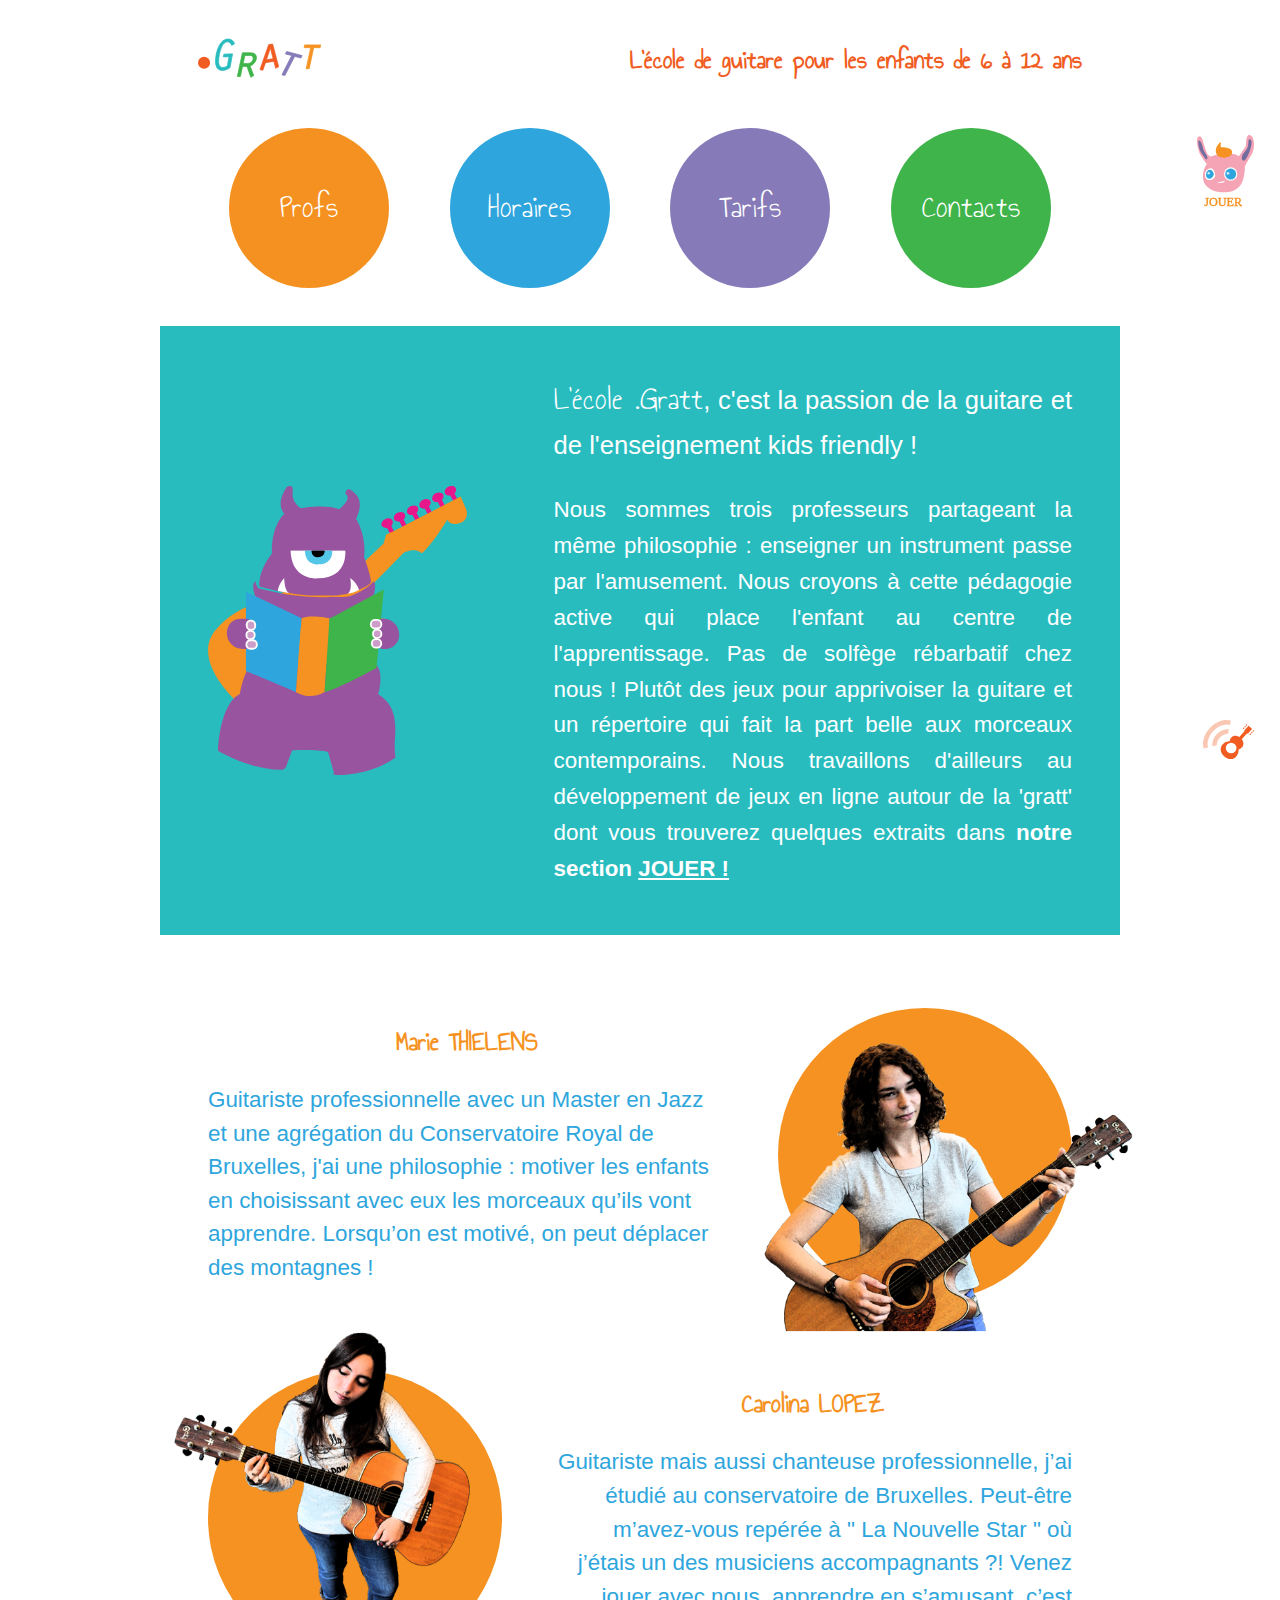
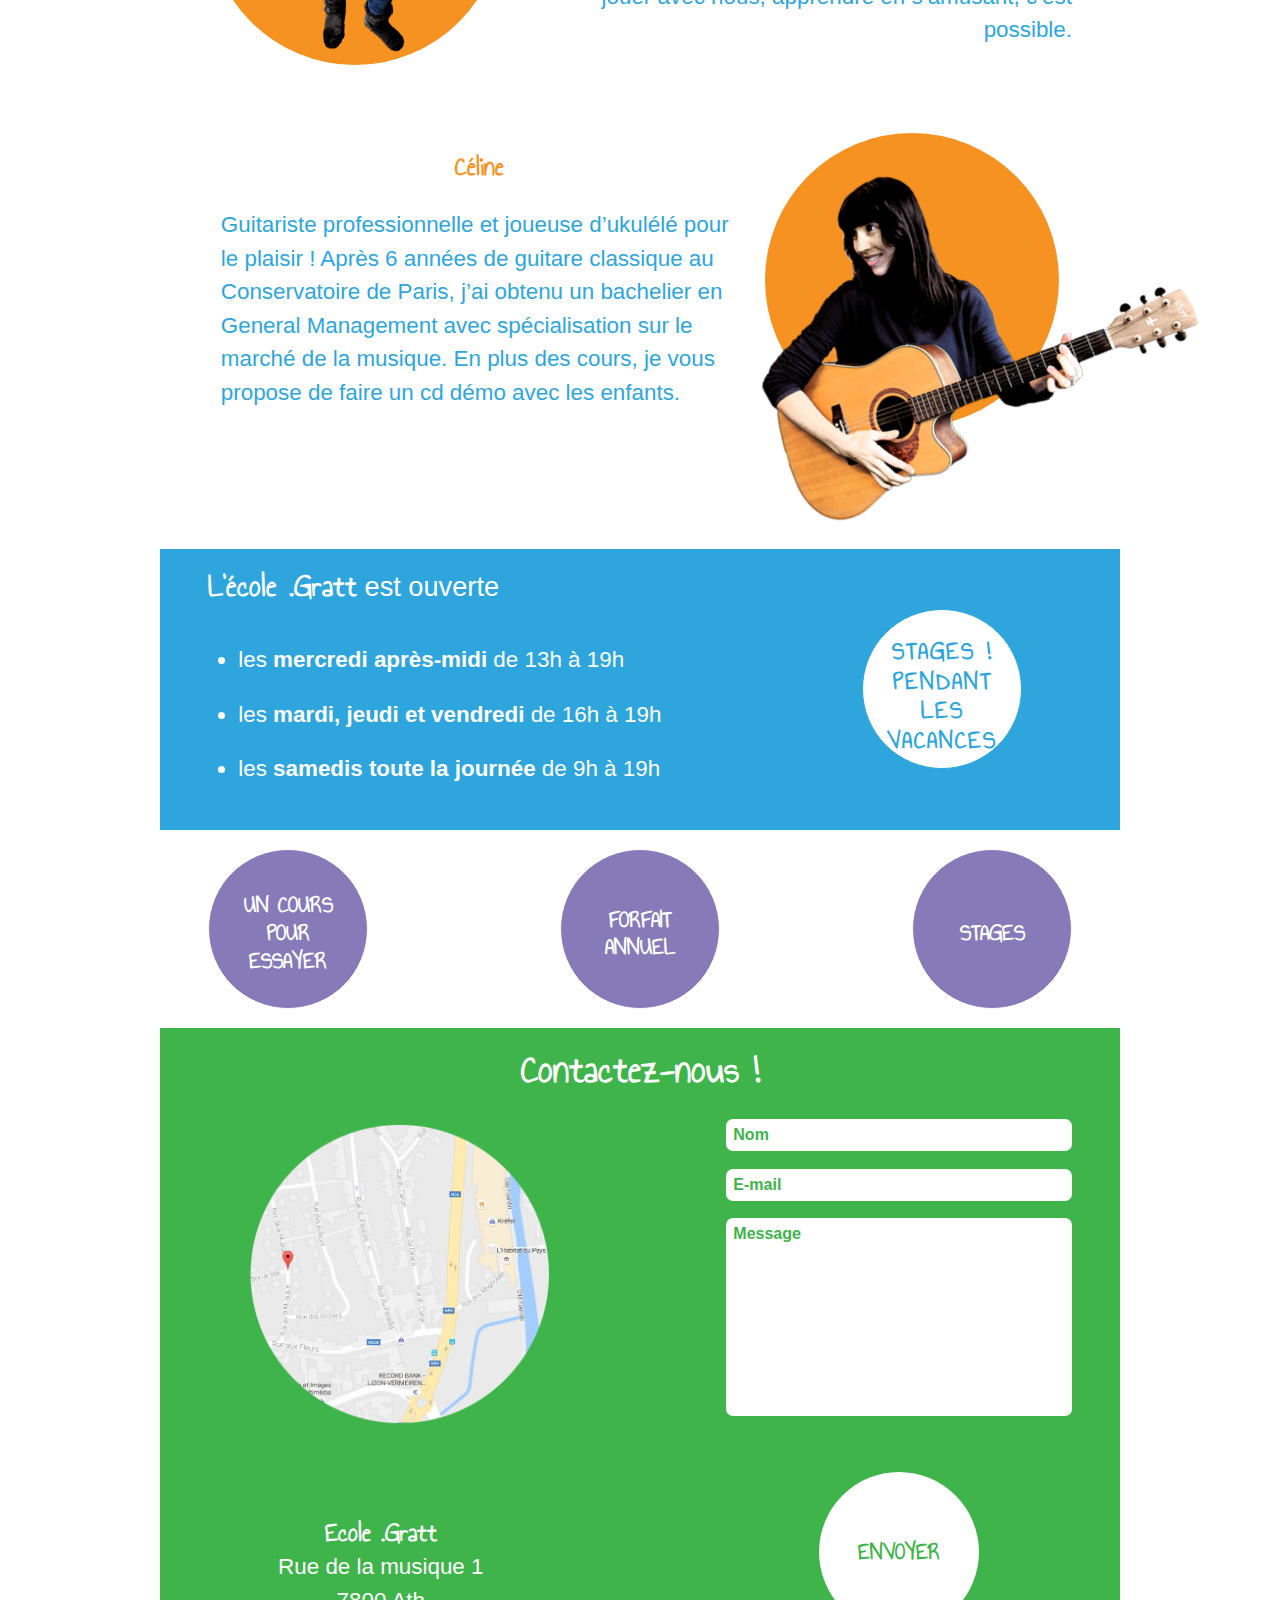
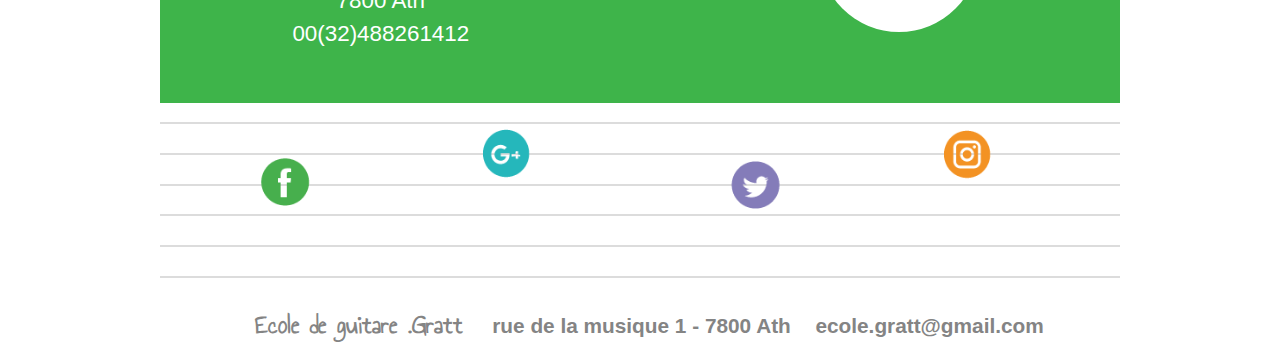
<file: informer.html>
<!DOCTYPE html>
<html lang="en">
    <head>
        <meta charset="UTF-8">
        <!--    Meta pour le responsive : -->
        <meta name="viewport" content="width=device-width, initial-scale=1.0, user-scalable=yes">
        <title>S'informer sur l'école</title>        
        <link href="https://fonts.googleapis.com/css?family=Annie+Use+Your+Telescope" rel="stylesheet"></link>
        <link rel="stylesheet" href="styles/normalize.css"></link>
        <link rel="stylesheet" href="./styles/styleInformer.css">
        </link>
        <script src="https://ajax.googleapis.com/ajax/libs/jquery/3.1.1/jquery.min.js"></script>
        <script src="scripts/scriptInformer.js"></script>
        
    
        
    </head>
    <body>
        <header>
             <!--Logo + Titre + Navigation-->
             <a href=""><img src="images/icones/iconeSonDroite0.svg" id="sound"  alt="icône guitare" title="Monte le son"/></a> 
             
             <a href="jouer.html"><img src="./images/monstres/AnimSvgMonstreRoseMiniature2.svg" id="monstreJouer" alt="icône monstreJouer" title="Jouer"/></a>
              
            <div id="titre">
            <a href="index.html">
            <img src="./images/logos/logoPointGrattMiniature2.svg" alt="Logo">
            </a>
                <h3>L'école de guitare<span> pour les enfants de 6 à 12 ans</span></h3>
            </div>
            <nav>
                <ul>
                    <li class="orange"><a href="#lesProfs" class="colorOrange">Profs</a></li>
                    <li class="bleu"><a href="#horaires" class="colorBleu">Horaires</a></li>
                    <li class="mauve"><a href="#tarifs" class="colorMauve">Tarifs</a></li>
                    <li class="vert"><a href="#contacts" class="colorVert">Contacts</a></li>
                </ul>
            </nav>
        </header>
        <section>
           <!--Première Section: Présentation de l'école-->
           
             <img src="./images/monstres/AnimSvgMonstreMauve.svg" alt="">
              <div id=texte>
                 <p>
                  <span>L’école .Gratt</span>, c'est la passion de la guitare et de l'enseignement kids friendly !
              </p>
              <p>
                  Nous sommes trois professeurs partageant la même philosophie : enseigner un instrument passe par l'amusement. <span class="aSuppr">Nous croyons à cette pédagogie active qui place l'enfant au centre de l'apprentissage. Pas de solfège rébarbatif chez nous ! Plutôt des jeux pour apprivoiser la guitare et un répertoire qui fait la part belle aux morceaux contemporains. </span>Nous travaillons d'ailleurs au développement de jeux en ligne autour de la 'gratt' dont vous trouverez quelques extraits dans<strong> notre section <a href="jouer.html">JOUER !</a></strong>
            </p>
            </div>
         
        </section>
        
        <section id="lesProfs">
          <!--Deuxième Section: Présentation des Professeurs-->
          <article>
              <div class="gauche1">
                   <h2>Marie THIELENS</h2>
                    <p>Guitariste professionnelle avec un Master en Jazz et une agrégation du Conservatoire Royal de Bruxelles<span class="aSuppr">, j'ai une philosophie : motiver les enfants en choisissant avec eux les morceaux qu’ils vont apprendre. Lorsqu’on est motivé, on peut déplacer des montagnes !</span></p>
               </div>
               <div class="rondorange1"><img src="./images/prof/marieDecoupee.png" id="mariePhoto" alt="photo de Marie"><img src="./images/icones/radio.svg"</div>
             
          </article>
            
            <article>
                <div class="droite">
                   <h2>Carolina LOPEZ</h2>
                    <p>Guitariste mais aussi chanteuse professionnelle<span class="aSuppr">, j’ai étudié au conservatoire de Bruxelles.</span> Peut-être m’avez-vous repérée à " La Nouvelle Star " où j’étais un des musiciens accompagnants ?!<span class="aSuppr">  Venez jouer avec nous, apprendre en s’amusant, c’est possible.</span></p>
                </div>
                <div class="rondorange2"><img src="./images/prof/carolinaEffetBd.png" alt="photo de Carolina"></div>
               
            </article>
            
            <article>
           <div class="gauche2">
           <h2>Céline</h2>
            <p>Guitariste professionnelle et joueuse d’ukulélé pour le plaisir !<span class="aSuppr">  Après 6 années de guitare classique au Conservatoire de Paris, j’ai obtenu un bachelier en General Management avec spécialisation sur le marché de la musique.</span> En plus des cours, je vous propose de faire un cd démo avec les enfants.</p></div>
            <div class="rondorange3"><img src="./images/prof/photoCeline.png" alt="photo de Céline"></div>
            </article>
        </section>
        <section id="horaires">
                          <!--Horaires-->
            <div>
              <p><strong>L'école .Gratt</strong> est ouverte</p>
               <ul>
                    <li>les <strong>mercredi après-midi</strong> de 13h à 19h</li>
                    <li>les <strong>mardi, jeudi et vendredi</strong> de 16h à 19h</li>
                    <li>les <strong>samedis toute la journée</strong> de 9h à 19h</li>
                </ul>
            </div>
            <div class="containerRond">
                <p class="textUn">Stages !<br/>pendant<br/>les vacances</p>
            </div>
            
        </section>
        <section id="tarifs">
                            <!--Tarifs-->
            <div class="mauve1"><p class="changeText1">Un cours<br/>pour<br/>essayer</p></div>
            <div class="mauve2"><p class="changeText2">Forfait<br/>annuel</p></div>
            <div class="mauve3"><p class="changeText3">Stages</p></div>
        </section>
        <section>
                            <!--Contact + Formulaire-->
            <h2>Contactez-nous !</h2>
            <div id="contacts">
               
                <div id="map">
<!--                <img src="./images/icones/guitareMiniaturePourMap.svg" alt="icône guitare">-->
                <img src="images/autres/mapInformer.png" alt="carte">
                <p><strong>Ecole .Gratt</strong><br/>
                Rue de la musique 1 <br/>
                7800 Ath  <br/>
                00(32)488261412<br/></p>
                </div>
                
                <form action="" method="post">
                <input type="text" placeholder="Nom" class="nom"/>
                <input type="text" placeholder="E-mail" class="e-mail"/>
                <textarea name="message" id="msg" cols="30" rows="10" placeholder="Message" class="message"></textarea>
                <input type="submit" value="ENVOYER" class="bouton_submit"/>
                </form>
                
            </div>
        </section>

      <footer>
            <div id="titreGratt">

        <!--     les lignes de la tablature  -->
                <div  id="ligne1" class="ligne"></div>
                <div  id="ligne2" class="ligne"></div>
                <div  id="ligne3" class="ligne"></div>
                <div  id="ligne4" class="ligne"></div>
                <div  id="ligne5" class="ligne"></div>
                <div  id="ligne6" class="ligne"></div>

        <!--     le rond et les lettres-->
                <div id="rond"></div>
                <a href="https://fr-fr.facebook.com/"><img src="images/icones/facebook.png" id="facebook" /></a>
               
                
                <div id="rond"></div>
                <a href="https://www.google.com/intl/fr/mail/help/about.html"><img src="./images/icones/google.png" id="google" /></a>
                
                <div id="rond"></div>
                <a href="https://twitter.com/?lang=fr"><img src="./images/icones/twitter.png" id="twitter" /></a>

               <div id="rond"></div>
                <a href="https://www.instagram.com//"><img src="images/icones/instagram.png" id="instagram" /></a>
            </div>
           
           
           <h3><span>Ecole de guitare .Gratt </span><span>rue de la musique 1 - 7800 Ath</span><span> ecole.gratt@gmail.com</span></h3>
        </footer>
        
    </body>
</html>
</file>
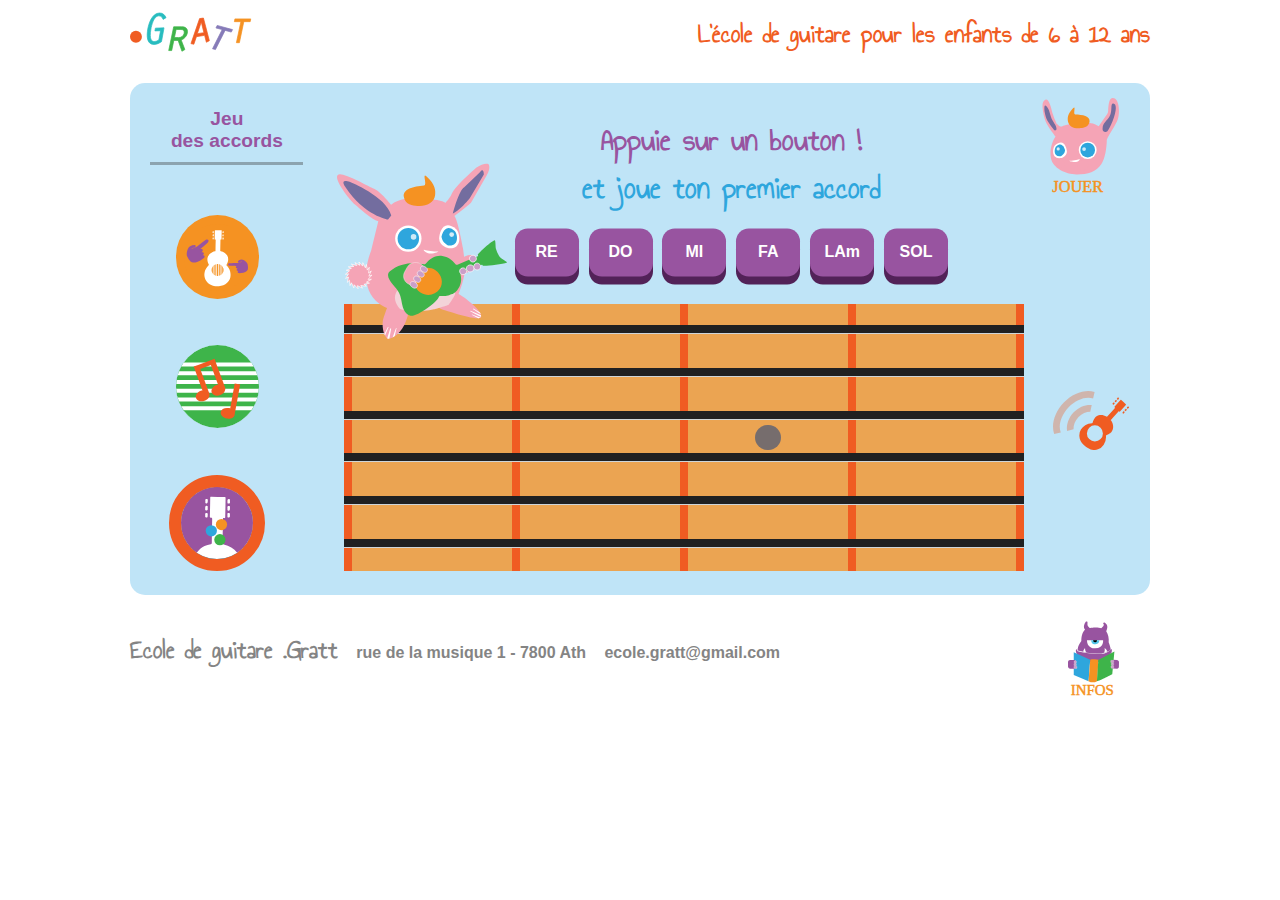
<file: jeuAccord.html>
<!DOCTYPE html>
<html lang="en">
<head>
    <meta charset="UTF-8">
    <!--    Meta pour le responsive : -->
    <meta name="viewport" content="width=device-width, initial-scale=1.0, user-scalable=yes">
    <title>Jeu des accords</title>
    <script src="https://ajax.googleapis.com/ajax/libs/jquery/3.1.0/jquery.min.js"></script>
<!--    fallback si le lien ne marchait pas-->
    <script src="./scripts/jquery-3.1.0.min.js"></script>
    <link rel="stylesheet" href="styles/normalize.css"/>
    <link rel="stylesheet" href="styles/styleJeuAccord.css">
    <link href="https://fonts.googleapis.com/css?family=Annie+Use+Your+Telescope" rel="stylesheet"></link>
    <script src="scripts/scriptJeuAccord.js" type="text/javascript"></script>
    
</head>

<body>
 
<!--   HEADER avec le logo à gauche (nous ramène à la page d'accueil) et le slogan à droite-->
    <header>
      <a href="index.html">
       <img src="images/logos/logoPointGrattMiniature2.svg" alt="Logo"/>
       </a> 
       <h3>L'école de guitare<span class="titreASuppr"> pour les enfants de 6 à 12 ans</span></h3>
    </header>
          
<!--       La partie centrale dans un MAIN (pour mettre une couleur de fond)-->
    <main>
             
<!--       L'icône lapin qui nous ramène à la page d'accueil des jeux-->
        <a href="jouer.html">
<svg version="1.1" id="jouer" x="0px" y="0px"
viewBox="-437 242.1 104 99.3" style="enable-background:new -437 242.1 104 99.3;" xml:space="preserve">
<path class="st0" d="M-397.7,281.4c0,0-8.2-10.6-9.9-14.9c-1.8-4.5-2.9-9.3-3.3-14.2c-0.3-4.2,0.1-6.1,1.7-7.7
c4.2-4,6.7,6.1,8.1,11.9c1.2,4,2.7,7.9,4.4,11.7c0.3,0.6,1.2,1.1,1.6,1.4c1.5,1.2,2.7,2.2,4.4,1.4c1.9-1,6.9-2.5,20.7-3.8
c0,0,10-0.8,16.3,3.8l8.7-12.5c0.6-0.9,1-2,1-3.1c0.1-4.1,0.6-13.2,4.3-13.3c7.4-0.3,7.8,15.2,5.3,22.3c-2,5.5-8.4,14.4-11,20.2
c0,0,0.1,16.6-5.5,24.7c-5.6,8.1-13.4,10.6-25.1,10.7c-11.7,0.1-24.2-6.4-26.3-16.1S-400.1,285-397.7,281.4z"/>
<circle class="st1" cx="-364.9" cy="295.2" r="9.1"/>
<path class="st1" d="M-392.3,303.4c0,0,6.5-1.6,6.2-7.1c-0.2-3.4-3.3-14.1-12.1-5.9C-400.7,292.7-402.5,304.7-392.3,303.4z"/>
<path class="st2" d="M-392.5,301.5c0,0,4.2-2,4.5-6.2c0,0-2.4-10-9.1-3.8C-399.1,293.4-400.3,302.5-392.5,301.5z"/>
<circle class="st2" cx="-364.9" cy="295.2" r="7.5"/>
<path class="st3" d="M-399.2,274.8c0.9,1.1,2.6,0.2,2.5-1.3c-0.3-4.4-4-6.7-5.7-12.2l-2.1-7c-1.4-3.3-4.3-7.1-4.6-2.6
c-0.3,4.2,1.6,10.9,3.5,14C-403.7,268.9-401.5,271.9-399.2,274.8z"/>
<path class="st3" d="M-345,276.2c4.3-4.9,13.2-27.7,6.2-28.4c-3.3-0.3-0.6,7.1-3.6,12.7c-2.6,4.8-7.2,7-7.3,12.8c0,0.3,0,0.7,0,1
c0.1,1.5,1.5,2.7,3.1,2.5c0.5,0,1-0.2,1.4-0.5L-345,276.2z"/>
<circle class="st4" cx="-368.6" cy="294.2" r="1.9"/>
<circle class="st5" cx="-395" cy="294" r="1.6"/>
<path class="st6" d="M-363,266c-0.8,5.7-5.8,6.2-9.1,6.8c-5.4,1.1-11.9-1.3-12.9-6.8c-0.5-3.1-0.7-7.5,5.4-13.6c3-3-0.5,6.3,1.9,6.4
C-370.3,258.9-362.2,260.5-363,266z"/>
<circle id="bouche" class="st0" cx="-377.8" cy="310.6" r="2.3"/>
<g id="joues">

<ellipse transform="matrix(-0.4682 -0.8836 0.8836 -0.4682 -817.5034 129.186)" class="st0" cx="-369.9" cy="310.6" rx="5.2" ry="5.7"/>

<ellipse transform="matrix(-0.6024 -0.7982 0.7982 -0.6024 -875.5548 181.8351)" class="st0" cx="-392.5" cy="309" rx="4.7" ry="4.1"/>
</g>
<path id="sourire" class="st1" d="M-383.8,306.1c0,0,6.9,3.4,10.3-0.6c0,0,1.4-1.4-0.1-0.9C-373.5,304.6-380.6,306.6-383.8,306.1z"
/>
<g>
<path id="note1" class="st2" d="M-407.4,283l-3.2-0.6l-2.6,14.5c-0.3-0.1-0.6-0.2-0.9-0.2c-2.2-0.4-4.3,0.6-4.6,2.3
c-0.3,1.7,1.3,3.4,3.5,3.8c2.2,0.4,4.3-0.6,4.6-2.3c0-0.1,0-0.3,0-0.4c0.1-0.1,0.1-0.2,0.1-0.4L-407.4,283z"/>
<path id="note2" class="st2" d="M-419.1,289.1c-2.1,0.8-4.3,0.1-4.9-1.5c-0.6-1.6,0.7-3.5,2.8-4.3c0.3-0.1,0.6-0.2,0.9-0.2
l-4.2-11.5l-6.2,2.3l5,13.5c0,0.1,0.1,0.2,0.1,0.3l0,0c0.1,0.1,0.2,0.3,0.2,0.4c0.6,1.6-0.7,3.5-2.8,4.3c-2.1,0.8-4.3,0.1-4.9-1.5
c-0.6-1.6,0.7-3.6,2.8-4.3c0.3-0.1,0.6-0.2,0.9-0.2l-4.2-11.5l-0.9-2.4l3-1.1l6.2-2.3l3-1.1l0.8,2.3v0.1l5,13.5
c0,0.1,0.1,0.2,0.1,0.4c0.1,0.1,0.2,0.3,0.2,0.4C-415.7,286.4-417,288.4-419.1,289.1z"/>
<polygon class="st2" points="-421.6,270.4 -422.4,268.1 -422.4,268.1 	"/>
</g>
<text transform="matrix(0.9758 0 0 1 -401.0004 338.3178)" class="st8 st9 st10">JOUER</text>
</svg>
          </a>
<!--         Le titre du jeu-->
          <div class="nomJeu"><p><span class="titreASuppr">Jeu<br/>des </span>accords</p></div>
          
<!--          Dans cette div on a trois éléments en flex dans leur parents "centre" : un aside, la guitare et un autre aside-->
         
         
         
          <div id ="centre">

           <aside>
                <a href="jeuAnatomie.html"></a>
                <a href="jeuSimon.html"></a>
                <a href="jeuAccord.html"></a>
           </aside> 
           
<!--           Enfin la guitare !-->
            <div id = "guitar">
<!--            Je mets le lapin dans la div guitar pour le positionner en absolute juste au-dessus de la guitare-->
               <img src="images/monstres/monstreRoseJeux5.svg" alt="Lapin Rose" id="lapin"/>
               
<!--               Je mets le speach du lapin dans la div guitar pour le positionner en absolute à côté du lapin et au-dessus de la guitare-->
               <div id="sousTitre">
                  <div class="toReplace">
<p>Appuie sur un bouton !</p><p>et joue ton premier accord</p>
                  </div>
                <div id="button">
                  <button id="re">RE</button>
                  <button id="do">DO</button>
                  <button id="mi">MI</button>
                  <button id="fa">FA</button>
                  <button id="la">LAm</button>
                  <button id="sol">SOL</button>
                 </div>
               </div>

<!--               Ce tableau pour les cases de la guitare-->
               <table>
                   <tr>
                       <td></td>
                       <td></td>
                       <td><span></span></td>
                       <td></td>
                   </tr> 
               </table>
<!--               Les cordes de la guitare-->
                  <div id="string1" class="string"></div>
                  <div id="string2" class="string"></div>
                  <div id="string3" class="string"></div>
                  <div id="string4" class="string"></div>
                  <div id="string5" class="string"></div>
                  <div id="string6" class="string"></div>
               
<!--               Les ronds de couleur qui indiqueront les doigts-->
                <div id="pastilles">
                   <div id="index"></div>
                   <div id="majeur"></div>
                   <div id="annulaire"></div>
               </div>
               
<!--               Le capo-->
               <div id="capo"></div>

            </div>
            
<!--            L'autre aside, qu'on mettra à droite de la guitare-->
            <div id='asideDroit'>
            
             <!--    icône modulation son  -->
                                                         
                <a href=""><img id="sound" src="images/icones/iconeSonDroite0.svg" alt="icône guitare" title="Monte le son !" /></a>  

            </div>
            
        
        </div>
        
        
        <div class="messagePaysage">
            <p>Pour plus de confort</p>
            <p>passez en mode paysage !</p>
            
        </div>
    
     </main>
     
     <!--               FOOTER    -->
     
     <footer>
         <div>
            <h3><span>Ecole de guitare .Gratt</span><span>rue de la musique 1 - 7800 Ath</span><span>ecole.gratt@gmail.com</span></h3>
         </div>
<!--                le monstre qui renvoie au menu informer-->
        <a href="informer.html">
<svg version="1.1" id="mauve" x="0px" y="0px"
viewBox="-451 246.6 56.8 86" style="enable-background:new -451 246.6 56.8 86;" xml:space="preserve">
<g id="Layer_2">
<g id="Layer_1-2">
<path class="st0" d="M-414.9,270.1c0-0.2,0-0.5,0-0.5V270.1z"/>
<path class="st0" d="M-415.4,271.1c0-0.2,0-0.4,0-0.5V271.1z"/>
<path class="st1" d="M-441.5,283.8c0,0-1.6-3.7,0-4.8c0,0,0.6,2.2,1.3,2.3c6.5,1.7,13.2,2.7,20,2.8c9.7,0,8.7,0,11.2-0.8
c2.4-0.9,4.6-2.4,6.4-4.3c0,0,1.1,0.7,0,4.4l-11,9.9h-23.1L-441.5,283.8z"/>
<path class="st1" d="M-440.2,280.7c0,0-0.6-4.8,4.1-10.7c0,0-0.6-8.2,4.1-12.8c0,0-3.3-2.8,0.8-8.7c0,0,2.4-1.2,1.9,1.9
s2.7,5.1,2.7,5.1s8.4-1.4,12.7,0.3c0,0,4.5-3.4,2.1-4.9c0,0,0-3.4,3.4,0.2c0,0,2.8,2.3,0,7.9c2.2,3.7,3.2,8,2.7,12.3
c0,0,2.7,7.2,2.2,8.3c-0.5,1.1-7.2,4.3-12.7,4.2c-4.6,0.2-9.2-0.1-13.8-0.8C-433.4,282.3-436.8,281.6-440.2,280.7z"/>
<path class="st2" d="M-429.9,269.1h18c0,0,1.1,8.8-8.8,9C-420.7,278.1-429.6,279.1-429.9,269.1z"/>
<path class="st3" d="M-425.2,269.1h9c0,0,0.5,4.4-4.4,4.5C-420.6,273.6-425,274.1-425.2,269.1z"/>
<path d="M-423,269.1h4.3c0.1,1-0.6,2-1.6,2.2c-0.2,0-0.3,0-0.5,0c-1.1,0.1-2.1-0.7-2.2-1.8C-423,269.4-423,269.2-423,269.1z"/>
<path class="st2" d="M-434.1,282.1c0,0-0.1-1.7,2.1-4.2c0,0,0,4.6,1.9,4.9L-434.1,282.1z"/>
<path class="st2" d="M-407.3,281.8c0,0-0.2-1.8-2.9-3.9c0,0,0.8,4.5-1,5.1c0.8-0.1,1.6-0.3,2.4-0.6
C-407.9,282.1-407.3,281.8-407.3,281.8z"/>
<polygon class="st4" points="-444.6,307.9 -428.1,314.7 -426.3,290.9 -444.6,282.4 		"/>
<path class="st5" d="M-428.1,314.7c2.9,1.8,6.5,1.8,9.5,0l1.6-23.8c0,0-6.6-1.2-9.2,0L-428.1,314.7z"/>
<path class="st6" d="M-416.2,290.6l16.9-8.9l-2.4,25.3c0,0-13.8,7.3-17.1,7.7l1.6-23.8L-416.2,290.6z"/>
<path id="_Rectangle_" class="st7" d="M-448.8,291.1h5.2c0.5,0,0.9,0.4,0.9,0.9l0,0v7.9c0,0.5-0.4,0.9-0.9,0.9l0,0h-5
c-1.3,0-2.4-1.1-2.4-2.4v-5.2C-450.9,292-450,291.1-448.8,291.1L-448.8,291.1L-448.8,291.1z"/>
<path id="_Path_" class="st8" d="M-441.5,293v0.3c0,0.8-0.5,1.4-1.3,1.5l0,0c-0.8,0.1-1.4-0.5-1.5-1.3v-0.3c0-0.8,0.5-1.4,1.3-1.5
l0,0C-442.3,291.6-441.6,292.2-441.5,293z"/>
<path id="_Rectangle_2" class="st8" d="M-443.8,294.9h1.5c0.4,0,0.6,0.3,0.6,0.6v1.5c0,0.4-0.3,0.6-0.6,0.6h-1.5
c-0.4,0-0.6-0.3-0.6-0.6v-1.5C-444.5,295.2-444.2,294.9-443.8,294.9z"/>
<path id="_Rectangle_3" class="st8" d="M-443.8,298h2.2c0.4,0,0.6,0.3,0.6,0.6v1.5c0,0.4-0.3,0.6-0.6,0.6h-2.2
c-0.4,0-0.6-0.3-0.6-0.6v-1.5C-444.5,298.3-444.2,298-443.8,298z"/>
<path id="_Rectangle_4" class="st7" d="M-396.4,300.8l-4.3-0.1c-0.5,0-0.9-0.4-0.9-0.9l0,0l0.1-7.9c0-0.5,0.4-0.9,0.9-0.9l0,0
l4,0.1c1.3,0,2.4,1.1,2.4,2.4l0,0l-0.1,5.2C-394.2,299.9-395.2,300.8-396.4,300.8L-396.4,300.8z"/>
<path id="_Rectangle_5" class="st8" d="M-400.7,300.4h-1.8c-0.4,0-0.6-0.3-0.6-0.6v-1.5c0-0.4,0.3-0.6,0.6-0.6h1.8
c0.4,0,0.6,0.3,0.6,0.6v1.5C-400.1,300.1-400.4,300.4-400.7,300.4z"/>
<path id="_Rectangle_6" class="st8" d="M-400.7,297.3h-1.5c-0.4,0-0.6-0.3-0.6-0.6v-1.5c0-0.4,0.3-0.6,0.6-0.6h1.5
c0.4,0,0.6,0.3,0.6,0.6v1.5C-400,297-400.3,297.3-400.7,297.3z"/>
<path id="_Rectangle_7" class="st8" d="M-400.6,294.2h-2.2c-0.4,0-0.6-0.3-0.6-0.6v-1.5c0-0.4,0.3-0.6,0.6-0.6h2.2
c0.4,0,0.6,0.3,0.6,0.6v1.5C-400,293.9-400.3,294.2-400.6,294.2z"/>
</g>
</g>
<rect id="paupiere" x="-431.4" y="256.6" class="st1" width="21" height="11.4"/>
<text transform="matrix(0.9758 0 0 1 -448 330.6174)" class="st9 st10 st11">INFOS</text>
</svg>

        </a>
     </footer>
      
</body>
</html>
</file>
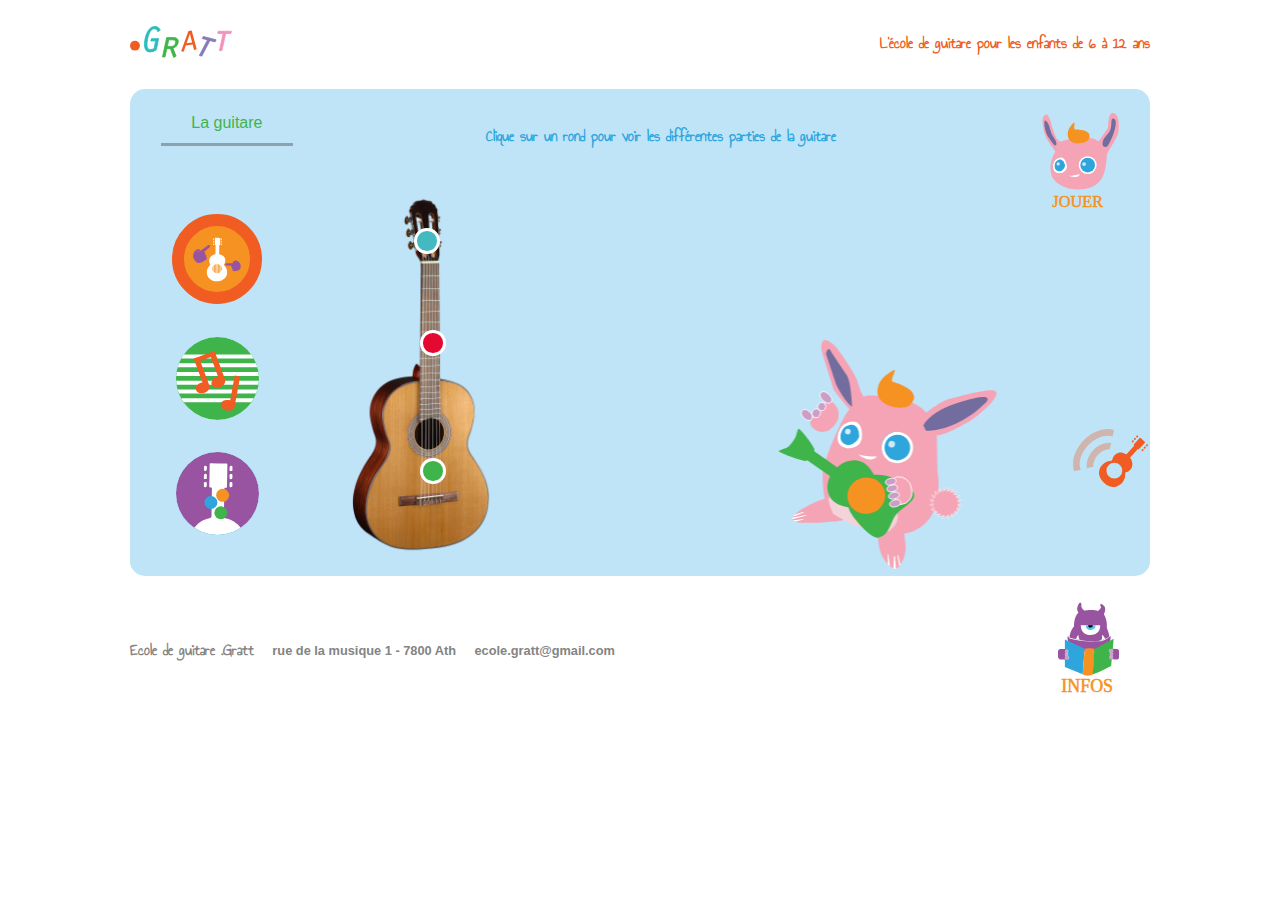
<file: jeuAnatomie.html>
<!DOCTYPE html>
<html lang="en">
<head>
    <meta charset="UTF-8">
    <title>L'anatomie de la guitare</title>
    <script src="https://ajax.googleapis.com/ajax/libs/jquery/3.1.0/jquery.min.js"></script>
    <link rel="stylesheet" href="styles/normalize.css"/>
    <link rel="stylesheet" href="styles/styleJeuAnatomie.css">
    <script src="scripts/scriptJeuAnatomie.js" type="text/javascript"></script>
     <meta name="viewport" content="width=device-width">
     <link href="https://fonts.googleapis.com/css?family=Annie+Use+Your+Telescope" rel="stylesheet"></link>
    
</head>

<body>
 
    <header>
       <a href="index.html">
       <img src="images/logos/logoPointGrattMiniature.svg" alt="Logo"/> </a>
       <h3>L'école de guitare pour les enfants de 6 à 12 ans</h3>
    </header>
          
  
     <main>
        
        <!--       L'icône lapin qui nous ramène à la page d'accueil des jeux-->
        <a href="jouer.html">
<svg version="1.1" id="jouer" x="0px" y="0px"
viewBox="-437 242.1 104 99.3" style="enable-background:new -437 242.1 104 99.3;" xml:space="preserve">
<path class="st0" d="M-397.7,281.4c0,0-8.2-10.6-9.9-14.9c-1.8-4.5-2.9-9.3-3.3-14.2c-0.3-4.2,0.1-6.1,1.7-7.7
c4.2-4,6.7,6.1,8.1,11.9c1.2,4,2.7,7.9,4.4,11.7c0.3,0.6,1.2,1.1,1.6,1.4c1.5,1.2,2.7,2.2,4.4,1.4c1.9-1,6.9-2.5,20.7-3.8
c0,0,10-0.8,16.3,3.8l8.7-12.5c0.6-0.9,1-2,1-3.1c0.1-4.1,0.6-13.2,4.3-13.3c7.4-0.3,7.8,15.2,5.3,22.3c-2,5.5-8.4,14.4-11,20.2
c0,0,0.1,16.6-5.5,24.7c-5.6,8.1-13.4,10.6-25.1,10.7c-11.7,0.1-24.2-6.4-26.3-16.1S-400.1,285-397.7,281.4z"/>
<circle class="st1" cx="-364.9" cy="295.2" r="9.1"/>
<path class="st1" d="M-392.3,303.4c0,0,6.5-1.6,6.2-7.1c-0.2-3.4-3.3-14.1-12.1-5.9C-400.7,292.7-402.5,304.7-392.3,303.4z"/>
<path class="st2" d="M-392.5,301.5c0,0,4.2-2,4.5-6.2c0,0-2.4-10-9.1-3.8C-399.1,293.4-400.3,302.5-392.5,301.5z"/>
<circle class="st2" cx="-364.9" cy="295.2" r="7.5"/>
<path class="st3" d="M-399.2,274.8c0.9,1.1,2.6,0.2,2.5-1.3c-0.3-4.4-4-6.7-5.7-12.2l-2.1-7c-1.4-3.3-4.3-7.1-4.6-2.6
c-0.3,4.2,1.6,10.9,3.5,14C-403.7,268.9-401.5,271.9-399.2,274.8z"/>
<path class="st3" d="M-345,276.2c4.3-4.9,13.2-27.7,6.2-28.4c-3.3-0.3-0.6,7.1-3.6,12.7c-2.6,4.8-7.2,7-7.3,12.8c0,0.3,0,0.7,0,1
c0.1,1.5,1.5,2.7,3.1,2.5c0.5,0,1-0.2,1.4-0.5L-345,276.2z"/>
<circle class="st4" cx="-368.6" cy="294.2" r="1.9"/>
<circle class="st5" cx="-395" cy="294" r="1.6"/>
<path class="st6" d="M-363,266c-0.8,5.7-5.8,6.2-9.1,6.8c-5.4,1.1-11.9-1.3-12.9-6.8c-0.5-3.1-0.7-7.5,5.4-13.6c3-3-0.5,6.3,1.9,6.4
C-370.3,258.9-362.2,260.5-363,266z"/>
<circle id="bouche" class="st0" cx="-377.8" cy="310.6" r="2.3"/>
<g id="joues">

<ellipse transform="matrix(-0.4682 -0.8836 0.8836 -0.4682 -817.5034 129.186)" class="st0" cx="-369.9" cy="310.6" rx="5.2" ry="5.7"/>

<ellipse transform="matrix(-0.6024 -0.7982 0.7982 -0.6024 -875.5548 181.8351)" class="st0" cx="-392.5" cy="309" rx="4.7" ry="4.1"/>
</g>
<path id="sourire" class="st1" d="M-383.8,306.1c0,0,6.9,3.4,10.3-0.6c0,0,1.4-1.4-0.1-0.9C-373.5,304.6-380.6,306.6-383.8,306.1z"
/>
<g>
<path id="note1" class="st2" d="M-407.4,283l-3.2-0.6l-2.6,14.5c-0.3-0.1-0.6-0.2-0.9-0.2c-2.2-0.4-4.3,0.6-4.6,2.3
c-0.3,1.7,1.3,3.4,3.5,3.8c2.2,0.4,4.3-0.6,4.6-2.3c0-0.1,0-0.3,0-0.4c0.1-0.1,0.1-0.2,0.1-0.4L-407.4,283z"/>
<path id="note2" class="st2" d="M-419.1,289.1c-2.1,0.8-4.3,0.1-4.9-1.5c-0.6-1.6,0.7-3.5,2.8-4.3c0.3-0.1,0.6-0.2,0.9-0.2
l-4.2-11.5l-6.2,2.3l5,13.5c0,0.1,0.1,0.2,0.1,0.3l0,0c0.1,0.1,0.2,0.3,0.2,0.4c0.6,1.6-0.7,3.5-2.8,4.3c-2.1,0.8-4.3,0.1-4.9-1.5
c-0.6-1.6,0.7-3.6,2.8-4.3c0.3-0.1,0.6-0.2,0.9-0.2l-4.2-11.5l-0.9-2.4l3-1.1l6.2-2.3l3-1.1l0.8,2.3v0.1l5,13.5
c0,0.1,0.1,0.2,0.1,0.4c0.1,0.1,0.2,0.3,0.2,0.4C-415.7,286.4-417,288.4-419.1,289.1z"/>
<polygon class="st2" points="-421.6,270.4 -422.4,268.1 -422.4,268.1 	"/>
</g>
<text transform="matrix(0.9758 0 0 1 -401.0004 338.3178)" class="st8 st9 st10">JOUER</text>
</svg>
          </a>
           <!--         Le titre du jeu-->
        <div class="nomJeu"><p>La guitare</p></div>
        
           
      <!--          Dans cette div on a trois éléments en flex dans leur parents "centre" : un aside, la guitare et un autre aside-->
      
          <div id ="centre">
           
            <aside>
                <a href="jeuAnatomie.html"></a>
                <a href="jeuSimon.html"></a>
                <a href="jeuAccord.html"></a>
         </aside> 
           
           
           <!--           Enfin la guitare !-->   
            <div id = "guitar">
                   
             <!--            Je mets le lapin dans la div guitar pour le positionner en absolute juste au-dessus de la guitare-->       
                <img src="images/monstres/monstreRoseJeux2.svg" alt ="Lapin Rose" id="lapin">
                    <img src="images/autres/guitareAnatomie.png" id="guitareAnatomie">
            
                    <button id="tete"></button>
                    <button id="manche"></button> 
                    <button id="caisse"></button>
                    
                    <div id="leGroupeImage">
                    
                     <img src="images/autres/tete.png" id="teteZoom">
                      <img src="images/autres/manche.png" id="mancheZoom">
                   <img src="images/autres/caisse.png" id="caisseZoom"> 
                   </div>
         </div>    
                    
                    
               <!--guitar body-->
 
               <div id="sousTitre">
                      <div class="toReplace">
                      <p> Clique sur un rond pour voir les différentes parties de la guitare</p>
                   </div>       
              </div>
          
            <div id='asideDroit'>
                <a href="jouer.html"><img src="images/icones/iconeSonDroite0.svg" id="sound"  alt="icône guitare" title="Monte le son"/></a>
                     
            </div>  
         </div>
         
                <div class="messagePaysage">
            <p>Pour plus de confort</p>
            <p>passez en mode " paysage " !</p>
            
        </div> 
             
     </main>
     
     <footer>
     <div>
            <h3><span>Ecole de guitare .Gratt</span><span>rue de la musique 1 - 7800 Ath</span><span>ecole.gratt@gmail.com</span></h3>
         </div>
<!--                le monstre qui renvoie au menu informer-->
        <a href="informer.html">
<svg version="1.1" id="mauve" x="0px" y="0px"
viewBox="-451 246.6 56.8 86" style="enable-background:new -451 246.6 56.8 86;" xml:space="preserve">
<g id="Layer_2">
<g id="Layer_1-2">
<path class="st0" d="M-414.9,270.1c0-0.2,0-0.5,0-0.5V270.1z"/>
<path class="st0" d="M-415.4,271.1c0-0.2,0-0.4,0-0.5V271.1z"/>
<path class="st1" d="M-441.5,283.8c0,0-1.6-3.7,0-4.8c0,0,0.6,2.2,1.3,2.3c6.5,1.7,13.2,2.7,20,2.8c9.7,0,8.7,0,11.2-0.8
c2.4-0.9,4.6-2.4,6.4-4.3c0,0,1.1,0.7,0,4.4l-11,9.9h-23.1L-441.5,283.8z"/>
<path class="st1" d="M-440.2,280.7c0,0-0.6-4.8,4.1-10.7c0,0-0.6-8.2,4.1-12.8c0,0-3.3-2.8,0.8-8.7c0,0,2.4-1.2,1.9,1.9
s2.7,5.1,2.7,5.1s8.4-1.4,12.7,0.3c0,0,4.5-3.4,2.1-4.9c0,0,0-3.4,3.4,0.2c0,0,2.8,2.3,0,7.9c2.2,3.7,3.2,8,2.7,12.3
c0,0,2.7,7.2,2.2,8.3c-0.5,1.1-7.2,4.3-12.7,4.2c-4.6,0.2-9.2-0.1-13.8-0.8C-433.4,282.3-436.8,281.6-440.2,280.7z"/>
<path class="st2" d="M-429.9,269.1h18c0,0,1.1,8.8-8.8,9C-420.7,278.1-429.6,279.1-429.9,269.1z"/>
<path class="st3" d="M-425.2,269.1h9c0,0,0.5,4.4-4.4,4.5C-420.6,273.6-425,274.1-425.2,269.1z"/>
<path d="M-423,269.1h4.3c0.1,1-0.6,2-1.6,2.2c-0.2,0-0.3,0-0.5,0c-1.1,0.1-2.1-0.7-2.2-1.8C-423,269.4-423,269.2-423,269.1z"/>
<path class="st2" d="M-434.1,282.1c0,0-0.1-1.7,2.1-4.2c0,0,0,4.6,1.9,4.9L-434.1,282.1z"/>
<path class="st2" d="M-407.3,281.8c0,0-0.2-1.8-2.9-3.9c0,0,0.8,4.5-1,5.1c0.8-0.1,1.6-0.3,2.4-0.6
C-407.9,282.1-407.3,281.8-407.3,281.8z"/>
<polygon class="st4" points="-444.6,307.9 -428.1,314.7 -426.3,290.9 -444.6,282.4 		"/>
<path class="st5" d="M-428.1,314.7c2.9,1.8,6.5,1.8,9.5,0l1.6-23.8c0,0-6.6-1.2-9.2,0L-428.1,314.7z"/>
<path class="st6" d="M-416.2,290.6l16.9-8.9l-2.4,25.3c0,0-13.8,7.3-17.1,7.7l1.6-23.8L-416.2,290.6z"/>
<path id="_Rectangle_" class="st7" d="M-448.8,291.1h5.2c0.5,0,0.9,0.4,0.9,0.9l0,0v7.9c0,0.5-0.4,0.9-0.9,0.9l0,0h-5
c-1.3,0-2.4-1.1-2.4-2.4v-5.2C-450.9,292-450,291.1-448.8,291.1L-448.8,291.1L-448.8,291.1z"/>
<path id="_Path_" class="st8" d="M-441.5,293v0.3c0,0.8-0.5,1.4-1.3,1.5l0,0c-0.8,0.1-1.4-0.5-1.5-1.3v-0.3c0-0.8,0.5-1.4,1.3-1.5
l0,0C-442.3,291.6-441.6,292.2-441.5,293z"/>
<path id="_Rectangle_2" class="st8" d="M-443.8,294.9h1.5c0.4,0,0.6,0.3,0.6,0.6v1.5c0,0.4-0.3,0.6-0.6,0.6h-1.5
c-0.4,0-0.6-0.3-0.6-0.6v-1.5C-444.5,295.2-444.2,294.9-443.8,294.9z"/>
<path id="_Rectangle_3" class="st8" d="M-443.8,298h2.2c0.4,0,0.6,0.3,0.6,0.6v1.5c0,0.4-0.3,0.6-0.6,0.6h-2.2
c-0.4,0-0.6-0.3-0.6-0.6v-1.5C-444.5,298.3-444.2,298-443.8,298z"/>
<path id="_Rectangle_4" class="st7" d="M-396.4,300.8l-4.3-0.1c-0.5,0-0.9-0.4-0.9-0.9l0,0l0.1-7.9c0-0.5,0.4-0.9,0.9-0.9l0,0
l4,0.1c1.3,0,2.4,1.1,2.4,2.4l0,0l-0.1,5.2C-394.2,299.9-395.2,300.8-396.4,300.8L-396.4,300.8z"/>
<path id="_Rectangle_5" class="st8" d="M-400.7,300.4h-1.8c-0.4,0-0.6-0.3-0.6-0.6v-1.5c0-0.4,0.3-0.6,0.6-0.6h1.8
c0.4,0,0.6,0.3,0.6,0.6v1.5C-400.1,300.1-400.4,300.4-400.7,300.4z"/>
<path id="_Rectangle_6" class="st8" d="M-400.7,297.3h-1.5c-0.4,0-0.6-0.3-0.6-0.6v-1.5c0-0.4,0.3-0.6,0.6-0.6h1.5
c0.4,0,0.6,0.3,0.6,0.6v1.5C-400,297-400.3,297.3-400.7,297.3z"/>
<path id="_Rectangle_7" class="st8" d="M-400.6,294.2h-2.2c-0.4,0-0.6-0.3-0.6-0.6v-1.5c0-0.4,0.3-0.6,0.6-0.6h2.2
c0.4,0,0.6,0.3,0.6,0.6v1.5C-400,293.9-400.3,294.2-400.6,294.2z"/>
</g>
</g>
<rect id="paupiere" x="-431.4" y="256.6" class="st1" width="21" height="11.4"/>
<text transform="matrix(0.9758 0 0 1 -448 330.6174)" class="st9 st10 st11">INFOS</text>
</svg>

        </a>   
              
         
     </footer>
      
</body>
</html>
</file>
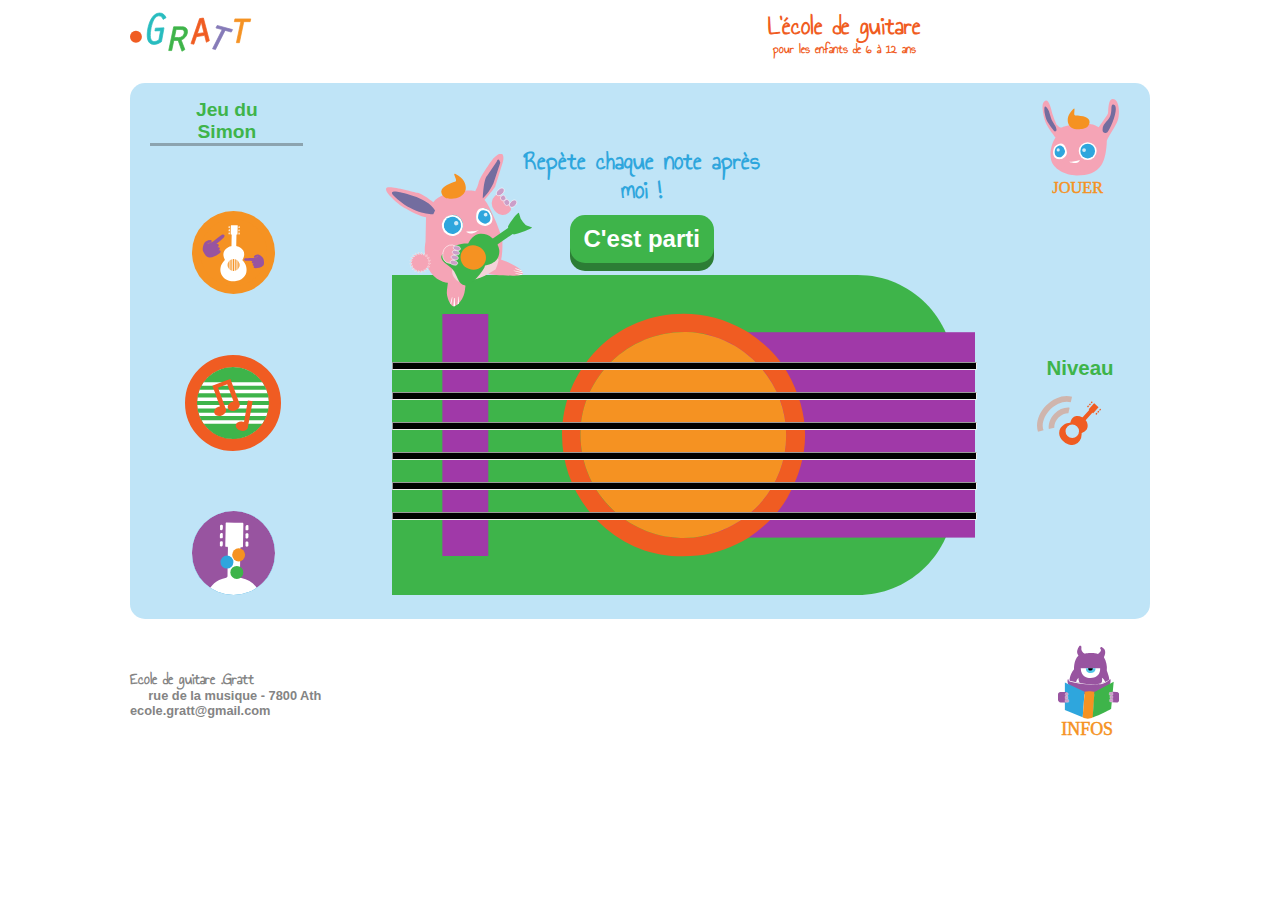
<file: jeuSimon.html>
<!DOCTYPE html>
<html lang="en">
<head>
    <meta charset="UTF-8">
    <title>Simon Guitare</title>
    <script src="https://ajax.googleapis.com/ajax/libs/jquery/3.1.0/jquery.min.js"></script>
    <link rel="stylesheet" href="styles/normalize.css"/>
    <link rel="stylesheet" href="styles/styleJeuSimon.css">
    <script src="scripts/scriptJeuSimon.js" type="text/javascript"></script>
    <meta name="viewport" content="width=device-width">
    <link href="https://fonts.googleapis.com/css?family=Annie+Use+Your+Telescope" rel="stylesheet"></link>
    
</head>

<body>
 
    <header>
      <a href="index.html"><img src="images/logos/logoPointGrattMiniature2.svg" alt="Logo"/></a>
       <h3>L'école de guitare<span class="titreASuppr"> pour les enfants de 6 à 12 ans</span></h3>
    </header>
          
   
     <main>
        
        <!--       L'icône lapin qui nous ramène à la page d'accueil des jeux-->
        <a href="jouer.html">
<svg version="1.1" id="jouer" x="0px" y="0px"
viewBox="-437 242.1 104 99.3" style="enable-background:new -437 242.1 104 99.3;" xml:space="preserve">
<path class="st0" d="M-397.7,281.4c0,0-8.2-10.6-9.9-14.9c-1.8-4.5-2.9-9.3-3.3-14.2c-0.3-4.2,0.1-6.1,1.7-7.7
c4.2-4,6.7,6.1,8.1,11.9c1.2,4,2.7,7.9,4.4,11.7c0.3,0.6,1.2,1.1,1.6,1.4c1.5,1.2,2.7,2.2,4.4,1.4c1.9-1,6.9-2.5,20.7-3.8
c0,0,10-0.8,16.3,3.8l8.7-12.5c0.6-0.9,1-2,1-3.1c0.1-4.1,0.6-13.2,4.3-13.3c7.4-0.3,7.8,15.2,5.3,22.3c-2,5.5-8.4,14.4-11,20.2
c0,0,0.1,16.6-5.5,24.7c-5.6,8.1-13.4,10.6-25.1,10.7c-11.7,0.1-24.2-6.4-26.3-16.1S-400.1,285-397.7,281.4z"/>
<circle class="st1" cx="-364.9" cy="295.2" r="9.1"/>
<path class="st1" d="M-392.3,303.4c0,0,6.5-1.6,6.2-7.1c-0.2-3.4-3.3-14.1-12.1-5.9C-400.7,292.7-402.5,304.7-392.3,303.4z"/>
<path class="st2" d="M-392.5,301.5c0,0,4.2-2,4.5-6.2c0,0-2.4-10-9.1-3.8C-399.1,293.4-400.3,302.5-392.5,301.5z"/>
<circle class="st2" cx="-364.9" cy="295.2" r="7.5"/>
<path class="st3" d="M-399.2,274.8c0.9,1.1,2.6,0.2,2.5-1.3c-0.3-4.4-4-6.7-5.7-12.2l-2.1-7c-1.4-3.3-4.3-7.1-4.6-2.6
c-0.3,4.2,1.6,10.9,3.5,14C-403.7,268.9-401.5,271.9-399.2,274.8z"/>
<path class="st3" d="M-345,276.2c4.3-4.9,13.2-27.7,6.2-28.4c-3.3-0.3-0.6,7.1-3.6,12.7c-2.6,4.8-7.2,7-7.3,12.8c0,0.3,0,0.7,0,1
c0.1,1.5,1.5,2.7,3.1,2.5c0.5,0,1-0.2,1.4-0.5L-345,276.2z"/>
<circle class="st4" cx="-368.6" cy="294.2" r="1.9"/>
<circle class="st5" cx="-395" cy="294" r="1.6"/>
<path class="st6" d="M-363,266c-0.8,5.7-5.8,6.2-9.1,6.8c-5.4,1.1-11.9-1.3-12.9-6.8c-0.5-3.1-0.7-7.5,5.4-13.6c3-3-0.5,6.3,1.9,6.4
C-370.3,258.9-362.2,260.5-363,266z"/>
<circle id="bouche" class="st0" cx="-377.8" cy="310.6" r="2.3"/>
<g id="joues">

<ellipse transform="matrix(-0.4682 -0.8836 0.8836 -0.4682 -817.5034 129.186)" class="st0" cx="-369.9" cy="310.6" rx="5.2" ry="5.7"/>

<ellipse transform="matrix(-0.6024 -0.7982 0.7982 -0.6024 -875.5548 181.8351)" class="st0" cx="-392.5" cy="309" rx="4.7" ry="4.1"/>
</g>
<path id="sourire" class="st1" d="M-383.8,306.1c0,0,6.9,3.4,10.3-0.6c0,0,1.4-1.4-0.1-0.9C-373.5,304.6-380.6,306.6-383.8,306.1z"
/>
<g>
<path id="note1" class="st2" d="M-407.4,283l-3.2-0.6l-2.6,14.5c-0.3-0.1-0.6-0.2-0.9-0.2c-2.2-0.4-4.3,0.6-4.6,2.3
c-0.3,1.7,1.3,3.4,3.5,3.8c2.2,0.4,4.3-0.6,4.6-2.3c0-0.1,0-0.3,0-0.4c0.1-0.1,0.1-0.2,0.1-0.4L-407.4,283z"/>
<path id="note2" class="st2" d="M-419.1,289.1c-2.1,0.8-4.3,0.1-4.9-1.5c-0.6-1.6,0.7-3.5,2.8-4.3c0.3-0.1,0.6-0.2,0.9-0.2
l-4.2-11.5l-6.2,2.3l5,13.5c0,0.1,0.1,0.2,0.1,0.3l0,0c0.1,0.1,0.2,0.3,0.2,0.4c0.6,1.6-0.7,3.5-2.8,4.3c-2.1,0.8-4.3,0.1-4.9-1.5
c-0.6-1.6,0.7-3.6,2.8-4.3c0.3-0.1,0.6-0.2,0.9-0.2l-4.2-11.5l-0.9-2.4l3-1.1l6.2-2.3l3-1.1l0.8,2.3v0.1l5,13.5
c0,0.1,0.1,0.2,0.1,0.4c0.1,0.1,0.2,0.3,0.2,0.4C-415.7,286.4-417,288.4-419.1,289.1z"/>
<polygon class="st2" points="-421.6,270.4 -422.4,268.1 -422.4,268.1 	"/>
</g>
<text transform="matrix(0.9758 0 0 1 -401.0004 338.3178)" class="st8 st9 st10">JOUER</text>
</svg>
          </a>
          <!--         Le titre du jeu-->
         <div class="nomJeu"><p><span class="titreASuppr">Jeu du</span> Simon</p></div>
        
      <!--          Dans cette div on a trois éléments en flex dans leur parents "centre" : un aside, la guitare et un autre aside-->
          <div id ="centre">
           
            <aside>
                <a href="jeuAnatomie.html"></a>
                <a href="jeuSimon.html"></a>
                <a href="jeuAccord.html"></a>
         </aside> 
      
           <!--           Enfin la guitare !-->     
            <div id = "guitar">
                     
        <!--            Je mets le lapin dans la div guitar pour le positionner en absolute juste au-dessus de la guitare-->       
                    <img src="images/monstres/monstreRoseJeux2.svg" alt ="Lapin Rose" id="lapin">
               <!--guitar body-->
  
               <div id="sousTitre">
                     <div class="toReplace">
                     <p> Repète chaque note après moi !</p>
                     </div>
                     
                     <button id="bouttonDepart">C'est parti <br></button>
                </div> 
                     
                   <!--               Les cordes de la guitare-->  
                      <hr id="first-string1" class="btn-string">
                      <hr id="second-string2" class="btn-string">
                      <hr id="third-string3" class="btn-string">
                      <hr id="fourth-string4" class="btn-string">
                      <hr id="cinquieme-string5" class="btn-string">
                      <hr id="sixieme-string6" class="btn-string">
                </div> 
          
            <div id='asideDroit'>
                <div class="niveau"><p> Niveau <span id="niveau"></span></p></div>
                <!--    icône modulation son  -->
                <a href=""><img src="images/icones/iconeSonDroite0.svg" id="sound"  alt="icône guitare" title="Monte le son"/></a> 
              </div> 
                   
            
        </div> 
                 
                   <div class="messagePaysage">
            <p>Pour plus de confort</p>
            <p>passez en mode " paysage " !</p>
                
                
                
                    
            </div> 
             
               
              </div> 
     </main>
     
     <footer>
       <div>
            <h3><span>Ecole de guitare .Gratt</span><span class="titreASuppr">rue de la musique - 7800 Ath</span><span class="titreASuppr">ecole.gratt@gmail.com</span></h3>
         </div>
<!--                le monstre qui renvoie au menu informer-->
        <a href="informer.html">
<svg version="1.1" id="mauve" x="0px" y="0px"
viewBox="-451 246.6 56.8 86" style="enable-background:new -451 246.6 56.8 86;" xml:space="preserve">
<g id="Layer_2">
<g id="Layer_1-2">
<path class="st0" d="M-414.9,270.1c0-0.2,0-0.5,0-0.5V270.1z"/>
<path class="st0" d="M-415.4,271.1c0-0.2,0-0.4,0-0.5V271.1z"/>
<path class="st1" d="M-441.5,283.8c0,0-1.6-3.7,0-4.8c0,0,0.6,2.2,1.3,2.3c6.5,1.7,13.2,2.7,20,2.8c9.7,0,8.7,0,11.2-0.8
c2.4-0.9,4.6-2.4,6.4-4.3c0,0,1.1,0.7,0,4.4l-11,9.9h-23.1L-441.5,283.8z"/>
<path class="st1" d="M-440.2,280.7c0,0-0.6-4.8,4.1-10.7c0,0-0.6-8.2,4.1-12.8c0,0-3.3-2.8,0.8-8.7c0,0,2.4-1.2,1.9,1.9
s2.7,5.1,2.7,5.1s8.4-1.4,12.7,0.3c0,0,4.5-3.4,2.1-4.9c0,0,0-3.4,3.4,0.2c0,0,2.8,2.3,0,7.9c2.2,3.7,3.2,8,2.7,12.3
c0,0,2.7,7.2,2.2,8.3c-0.5,1.1-7.2,4.3-12.7,4.2c-4.6,0.2-9.2-0.1-13.8-0.8C-433.4,282.3-436.8,281.6-440.2,280.7z"/>
<path class="st2" d="M-429.9,269.1h18c0,0,1.1,8.8-8.8,9C-420.7,278.1-429.6,279.1-429.9,269.1z"/>
<path class="st3" d="M-425.2,269.1h9c0,0,0.5,4.4-4.4,4.5C-420.6,273.6-425,274.1-425.2,269.1z"/>
<path d="M-423,269.1h4.3c0.1,1-0.6,2-1.6,2.2c-0.2,0-0.3,0-0.5,0c-1.1,0.1-2.1-0.7-2.2-1.8C-423,269.4-423,269.2-423,269.1z"/>
<path class="st2" d="M-434.1,282.1c0,0-0.1-1.7,2.1-4.2c0,0,0,4.6,1.9,4.9L-434.1,282.1z"/>
<path class="st2" d="M-407.3,281.8c0,0-0.2-1.8-2.9-3.9c0,0,0.8,4.5-1,5.1c0.8-0.1,1.6-0.3,2.4-0.6
C-407.9,282.1-407.3,281.8-407.3,281.8z"/>
<polygon class="st4" points="-444.6,307.9 -428.1,314.7 -426.3,290.9 -444.6,282.4 		"/>
<path class="st5" d="M-428.1,314.7c2.9,1.8,6.5,1.8,9.5,0l1.6-23.8c0,0-6.6-1.2-9.2,0L-428.1,314.7z"/>
<path class="st6" d="M-416.2,290.6l16.9-8.9l-2.4,25.3c0,0-13.8,7.3-17.1,7.7l1.6-23.8L-416.2,290.6z"/>
<path id="_Rectangle_" class="st7" d="M-448.8,291.1h5.2c0.5,0,0.9,0.4,0.9,0.9l0,0v7.9c0,0.5-0.4,0.9-0.9,0.9l0,0h-5
c-1.3,0-2.4-1.1-2.4-2.4v-5.2C-450.9,292-450,291.1-448.8,291.1L-448.8,291.1L-448.8,291.1z"/>
<path id="_Path_" class="st8" d="M-441.5,293v0.3c0,0.8-0.5,1.4-1.3,1.5l0,0c-0.8,0.1-1.4-0.5-1.5-1.3v-0.3c0-0.8,0.5-1.4,1.3-1.5
l0,0C-442.3,291.6-441.6,292.2-441.5,293z"/>
<path id="_Rectangle_2" class="st8" d="M-443.8,294.9h1.5c0.4,0,0.6,0.3,0.6,0.6v1.5c0,0.4-0.3,0.6-0.6,0.6h-1.5
c-0.4,0-0.6-0.3-0.6-0.6v-1.5C-444.5,295.2-444.2,294.9-443.8,294.9z"/>
<path id="_Rectangle_3" class="st8" d="M-443.8,298h2.2c0.4,0,0.6,0.3,0.6,0.6v1.5c0,0.4-0.3,0.6-0.6,0.6h-2.2
c-0.4,0-0.6-0.3-0.6-0.6v-1.5C-444.5,298.3-444.2,298-443.8,298z"/>
<path id="_Rectangle_4" class="st7" d="M-396.4,300.8l-4.3-0.1c-0.5,0-0.9-0.4-0.9-0.9l0,0l0.1-7.9c0-0.5,0.4-0.9,0.9-0.9l0,0
l4,0.1c1.3,0,2.4,1.1,2.4,2.4l0,0l-0.1,5.2C-394.2,299.9-395.2,300.8-396.4,300.8L-396.4,300.8z"/>
<path id="_Rectangle_5" class="st8" d="M-400.7,300.4h-1.8c-0.4,0-0.6-0.3-0.6-0.6v-1.5c0-0.4,0.3-0.6,0.6-0.6h1.8
c0.4,0,0.6,0.3,0.6,0.6v1.5C-400.1,300.1-400.4,300.4-400.7,300.4z"/>
<path id="_Rectangle_6" class="st8" d="M-400.7,297.3h-1.5c-0.4,0-0.6-0.3-0.6-0.6v-1.5c0-0.4,0.3-0.6,0.6-0.6h1.5
c0.4,0,0.6,0.3,0.6,0.6v1.5C-400,297-400.3,297.3-400.7,297.3z"/>
<path id="_Rectangle_7" class="st8" d="M-400.6,294.2h-2.2c-0.4,0-0.6-0.3-0.6-0.6v-1.5c0-0.4,0.3-0.6,0.6-0.6h2.2
c0.4,0,0.6,0.3,0.6,0.6v1.5C-400,293.9-400.3,294.2-400.6,294.2z"/>
</g>
</g>
<rect id="paupiere" x="-431.4" y="256.6" class="st1" width="21" height="11.4"/>
<text transform="matrix(0.9758 0 0 1 -448 330.6174)" class="st9 st10 st11">INFOS</text>
</svg>

        </a>   
         
     </footer>
      
</body>
</html>
</file>
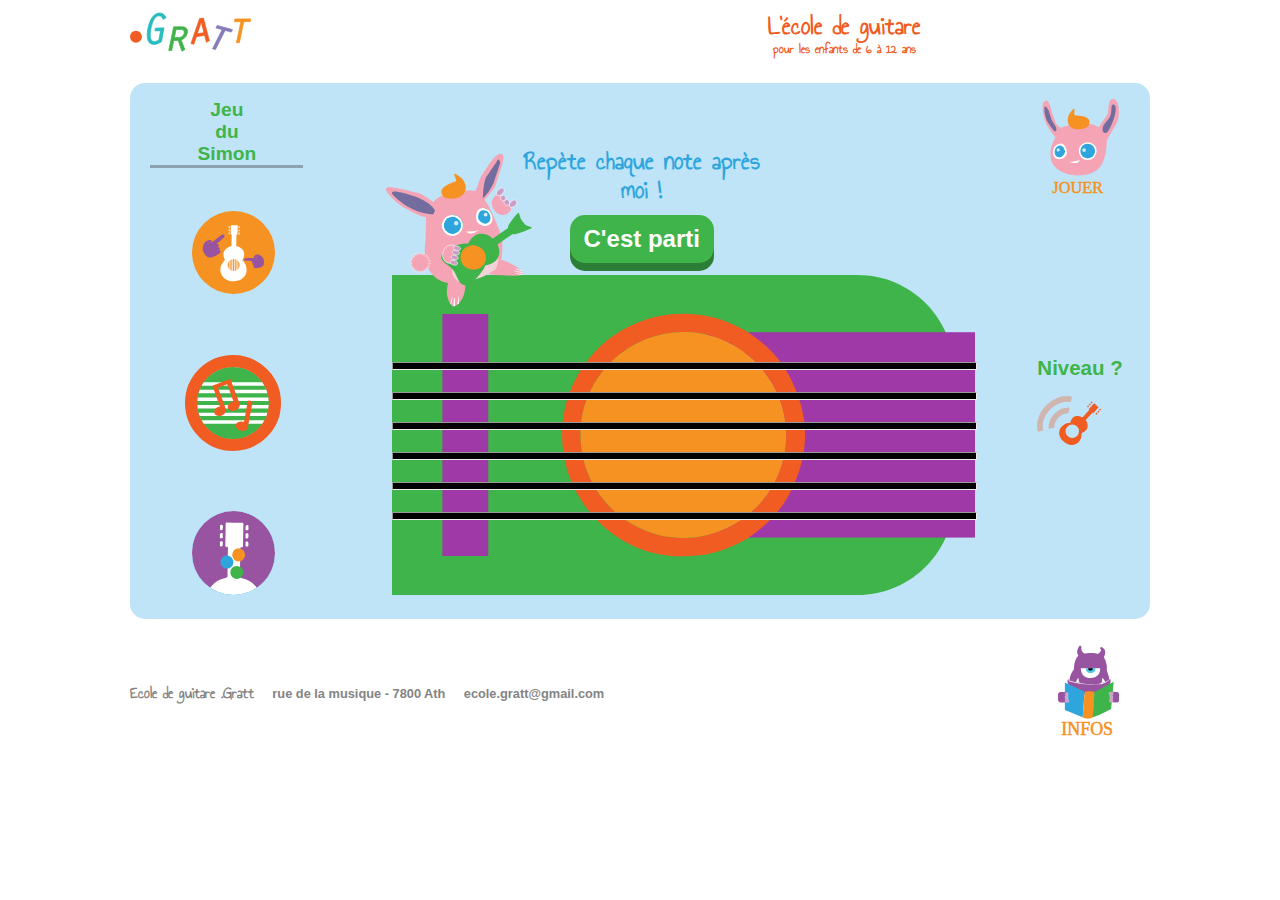
<file: jeuSimon2.html>
<!DOCTYPE html>
<html lang="en">
<head>
    <meta charset="UTF-8">
    <meta name="viewport" content="width=device-width, initial-scale=1.0, user-scalable=yes">
    <title>Jeu du Simon</title>
    <script src="https://ajax.googleapis.com/ajax/libs/jquery/3.1.0/jquery.min.js"></script>
    <!--    fallback si le lien ne marchait pas-->
    <script src="./scripts/jquery-3.1.0.min.js"></script>
    <link rel="stylesheet" href="styles/normalize.css"/>
    <link rel="stylesheet" href="styles/styleJeuSimon.css">
    <link href="https://fonts.googleapis.com/css?family=Annie+Use+Your+Telescope" rel="stylesheet"></link>
    <script src="scripts/scriptJeuSimon.js" type="text/javascript"></script>
    
</head>

<body>
 
    <header>
       <a href="index.html">
       <img src="images/logos/logoPointGrattMiniature2.svg" alt="Logo"/>
       </a> 
       <h3>L'école de guitare<span class="titreASuppr"> pour les enfants de 6 à 12 ans</span></h3>
    </header>
          
   
     <main>
        
        <!--       L'icône lapin qui nous ramène à la page d'accueil des jeux-->
        <a href="jouer.html">
<svg version="1.1" id="jouer" x="0px" y="0px"
viewBox="-437 242.1 104 99.3" style="enable-background:new -437 242.1 104 99.3;" xml:space="preserve">
<path class="st0" d="M-397.7,281.4c0,0-8.2-10.6-9.9-14.9c-1.8-4.5-2.9-9.3-3.3-14.2c-0.3-4.2,0.1-6.1,1.7-7.7
c4.2-4,6.7,6.1,8.1,11.9c1.2,4,2.7,7.9,4.4,11.7c0.3,0.6,1.2,1.1,1.6,1.4c1.5,1.2,2.7,2.2,4.4,1.4c1.9-1,6.9-2.5,20.7-3.8
c0,0,10-0.8,16.3,3.8l8.7-12.5c0.6-0.9,1-2,1-3.1c0.1-4.1,0.6-13.2,4.3-13.3c7.4-0.3,7.8,15.2,5.3,22.3c-2,5.5-8.4,14.4-11,20.2
c0,0,0.1,16.6-5.5,24.7c-5.6,8.1-13.4,10.6-25.1,10.7c-11.7,0.1-24.2-6.4-26.3-16.1S-400.1,285-397.7,281.4z"/>
<circle class="st1" cx="-364.9" cy="295.2" r="9.1"/>
<path class="st1" d="M-392.3,303.4c0,0,6.5-1.6,6.2-7.1c-0.2-3.4-3.3-14.1-12.1-5.9C-400.7,292.7-402.5,304.7-392.3,303.4z"/>
<path class="st2" d="M-392.5,301.5c0,0,4.2-2,4.5-6.2c0,0-2.4-10-9.1-3.8C-399.1,293.4-400.3,302.5-392.5,301.5z"/>
<circle class="st2" cx="-364.9" cy="295.2" r="7.5"/>
<path class="st3" d="M-399.2,274.8c0.9,1.1,2.6,0.2,2.5-1.3c-0.3-4.4-4-6.7-5.7-12.2l-2.1-7c-1.4-3.3-4.3-7.1-4.6-2.6
c-0.3,4.2,1.6,10.9,3.5,14C-403.7,268.9-401.5,271.9-399.2,274.8z"/>
<path class="st3" d="M-345,276.2c4.3-4.9,13.2-27.7,6.2-28.4c-3.3-0.3-0.6,7.1-3.6,12.7c-2.6,4.8-7.2,7-7.3,12.8c0,0.3,0,0.7,0,1
c0.1,1.5,1.5,2.7,3.1,2.5c0.5,0,1-0.2,1.4-0.5L-345,276.2z"/>
<circle class="st4" cx="-368.6" cy="294.2" r="1.9"/>
<circle class="st5" cx="-395" cy="294" r="1.6"/>
<path class="st6" d="M-363,266c-0.8,5.7-5.8,6.2-9.1,6.8c-5.4,1.1-11.9-1.3-12.9-6.8c-0.5-3.1-0.7-7.5,5.4-13.6c3-3-0.5,6.3,1.9,6.4
C-370.3,258.9-362.2,260.5-363,266z"/>
<circle id="bouche" class="st0" cx="-377.8" cy="310.6" r="2.3"/>
<g id="joues">

<ellipse transform="matrix(-0.4682 -0.8836 0.8836 -0.4682 -817.5034 129.186)" class="st0" cx="-369.9" cy="310.6" rx="5.2" ry="5.7"/>

<ellipse transform="matrix(-0.6024 -0.7982 0.7982 -0.6024 -875.5548 181.8351)" class="st0" cx="-392.5" cy="309" rx="4.7" ry="4.1"/>
</g>
<path id="sourire" class="st1" d="M-383.8,306.1c0,0,6.9,3.4,10.3-0.6c0,0,1.4-1.4-0.1-0.9C-373.5,304.6-380.6,306.6-383.8,306.1z"
/>
<g>
<path id="note1" class="st2" d="M-407.4,283l-3.2-0.6l-2.6,14.5c-0.3-0.1-0.6-0.2-0.9-0.2c-2.2-0.4-4.3,0.6-4.6,2.3
c-0.3,1.7,1.3,3.4,3.5,3.8c2.2,0.4,4.3-0.6,4.6-2.3c0-0.1,0-0.3,0-0.4c0.1-0.1,0.1-0.2,0.1-0.4L-407.4,283z"/>
<path id="note2" class="st2" d="M-419.1,289.1c-2.1,0.8-4.3,0.1-4.9-1.5c-0.6-1.6,0.7-3.5,2.8-4.3c0.3-0.1,0.6-0.2,0.9-0.2
l-4.2-11.5l-6.2,2.3l5,13.5c0,0.1,0.1,0.2,0.1,0.3l0,0c0.1,0.1,0.2,0.3,0.2,0.4c0.6,1.6-0.7,3.5-2.8,4.3c-2.1,0.8-4.3,0.1-4.9-1.5
c-0.6-1.6,0.7-3.6,2.8-4.3c0.3-0.1,0.6-0.2,0.9-0.2l-4.2-11.5l-0.9-2.4l3-1.1l6.2-2.3l3-1.1l0.8,2.3v0.1l5,13.5
c0,0.1,0.1,0.2,0.1,0.4c0.1,0.1,0.2,0.3,0.2,0.4C-415.7,286.4-417,288.4-419.1,289.1z"/>
<polygon class="st2" points="-421.6,270.4 -422.4,268.1 -422.4,268.1 	"/>
</g>
<text transform="matrix(0.9758 0 0 1 -401.0004 338.3178)" class="st8 st9 st10">JOUER</text>
</svg>
          </a>
          <!--         Le titre du jeu-->
        <div class="nomJeu"><p><span class="titreASuppr">Jeu<br/>du </span>Simon</p></div>
        
      <!--          Dans cette div on a trois éléments en flex dans leur parents "centre" : un aside, la guitare et un autre aside-->
          <div id ="centre">
           
            <aside>
                <a href="jeuAnatomie.html"></a>
                <a href="jeuSimon.html"></a>
                <a href="jeuAccord.html"></a>
         </aside> 
      
           <!--           Enfin la guitare !-->     
            <div id = "guitar">
                     
        <!--            Je mets le lapin dans la div guitar pour le positionner en absolute juste au-dessus de la guitare-->       
                    <img src="images/monstres/monstreRoseJeux2.svg" alt ="Lapin Rose" id="lapin">
               <!--guitar body-->
  
                <div id="sousTitre">
                     
                     <p> Repète chaque note après moi !</p>
                    <button id="bouttonDepart">C'est parti</button>
                    <p id="info"></p>
    
                 </div> 
                     
                   <!--               Les cordes de la guitare-->  
                      <hr id="first-string1" class="btn-string">
                      <hr id="second-string2" class="btn-string">
                      <hr id="third-string3" class="btn-string">
                      <hr id="fourth-string4" class="btn-string">
                      <hr id="cinquieme-string5" class="btn-string">
                      <hr id="sixieme-string6" class="btn-string">
            </div> 
                
          
            <div id='asideDroit'>
                <div class="niveau"><p> Niveau <span id="niveau">?</span></p></div>
                 <!--    icône modulation son  -->
                <a href=""><img src="images/icones/iconeSonDroite0.svg" id="sound"  alt="icône guitare" title="Monte le son"/></a>      
            </div>        
        </div>
        
        <div class="messagePaysage">
            <p>Pour plus de confort</p>
            <p>passez en mode paysage !</p>
            
        </div>
     </main>
     
     <footer>
       <div>
            <h3><span>Ecole de guitare .Gratt</span><span>rue de la musique - 7800 Ath</span><span>ecole.gratt@gmail.com</span></h3>
         </div>
<!--                le monstre qui renvoie au menu informer-->
        <a href="informer.html">
<svg version="1.1" id="mauve" x="0px" y="0px"
viewBox="-451 246.6 56.8 86" style="enable-background:new -451 246.6 56.8 86;" xml:space="preserve">
<g id="Layer_2">
<g id="Layer_1-2">
<path class="st0" d="M-414.9,270.1c0-0.2,0-0.5,0-0.5V270.1z"/>
<path class="st0" d="M-415.4,271.1c0-0.2,0-0.4,0-0.5V271.1z"/>
<path class="st1" d="M-441.5,283.8c0,0-1.6-3.7,0-4.8c0,0,0.6,2.2,1.3,2.3c6.5,1.7,13.2,2.7,20,2.8c9.7,0,8.7,0,11.2-0.8
c2.4-0.9,4.6-2.4,6.4-4.3c0,0,1.1,0.7,0,4.4l-11,9.9h-23.1L-441.5,283.8z"/>
<path class="st1" d="M-440.2,280.7c0,0-0.6-4.8,4.1-10.7c0,0-0.6-8.2,4.1-12.8c0,0-3.3-2.8,0.8-8.7c0,0,2.4-1.2,1.9,1.9
s2.7,5.1,2.7,5.1s8.4-1.4,12.7,0.3c0,0,4.5-3.4,2.1-4.9c0,0,0-3.4,3.4,0.2c0,0,2.8,2.3,0,7.9c2.2,3.7,3.2,8,2.7,12.3
c0,0,2.7,7.2,2.2,8.3c-0.5,1.1-7.2,4.3-12.7,4.2c-4.6,0.2-9.2-0.1-13.8-0.8C-433.4,282.3-436.8,281.6-440.2,280.7z"/>
<path class="st2" d="M-429.9,269.1h18c0,0,1.1,8.8-8.8,9C-420.7,278.1-429.6,279.1-429.9,269.1z"/>
<path class="st3" d="M-425.2,269.1h9c0,0,0.5,4.4-4.4,4.5C-420.6,273.6-425,274.1-425.2,269.1z"/>
<path d="M-423,269.1h4.3c0.1,1-0.6,2-1.6,2.2c-0.2,0-0.3,0-0.5,0c-1.1,0.1-2.1-0.7-2.2-1.8C-423,269.4-423,269.2-423,269.1z"/>
<path class="st2" d="M-434.1,282.1c0,0-0.1-1.7,2.1-4.2c0,0,0,4.6,1.9,4.9L-434.1,282.1z"/>
<path class="st2" d="M-407.3,281.8c0,0-0.2-1.8-2.9-3.9c0,0,0.8,4.5-1,5.1c0.8-0.1,1.6-0.3,2.4-0.6
C-407.9,282.1-407.3,281.8-407.3,281.8z"/>
<polygon class="st4" points="-444.6,307.9 -428.1,314.7 -426.3,290.9 -444.6,282.4 		"/>
<path class="st5" d="M-428.1,314.7c2.9,1.8,6.5,1.8,9.5,0l1.6-23.8c0,0-6.6-1.2-9.2,0L-428.1,314.7z"/>
<path class="st6" d="M-416.2,290.6l16.9-8.9l-2.4,25.3c0,0-13.8,7.3-17.1,7.7l1.6-23.8L-416.2,290.6z"/>
<path id="_Rectangle_" class="st7" d="M-448.8,291.1h5.2c0.5,0,0.9,0.4,0.9,0.9l0,0v7.9c0,0.5-0.4,0.9-0.9,0.9l0,0h-5
c-1.3,0-2.4-1.1-2.4-2.4v-5.2C-450.9,292-450,291.1-448.8,291.1L-448.8,291.1L-448.8,291.1z"/>
<path id="_Path_" class="st8" d="M-441.5,293v0.3c0,0.8-0.5,1.4-1.3,1.5l0,0c-0.8,0.1-1.4-0.5-1.5-1.3v-0.3c0-0.8,0.5-1.4,1.3-1.5
l0,0C-442.3,291.6-441.6,292.2-441.5,293z"/>
<path id="_Rectangle_2" class="st8" d="M-443.8,294.9h1.5c0.4,0,0.6,0.3,0.6,0.6v1.5c0,0.4-0.3,0.6-0.6,0.6h-1.5
c-0.4,0-0.6-0.3-0.6-0.6v-1.5C-444.5,295.2-444.2,294.9-443.8,294.9z"/>
<path id="_Rectangle_3" class="st8" d="M-443.8,298h2.2c0.4,0,0.6,0.3,0.6,0.6v1.5c0,0.4-0.3,0.6-0.6,0.6h-2.2
c-0.4,0-0.6-0.3-0.6-0.6v-1.5C-444.5,298.3-444.2,298-443.8,298z"/>
<path id="_Rectangle_4" class="st7" d="M-396.4,300.8l-4.3-0.1c-0.5,0-0.9-0.4-0.9-0.9l0,0l0.1-7.9c0-0.5,0.4-0.9,0.9-0.9l0,0
l4,0.1c1.3,0,2.4,1.1,2.4,2.4l0,0l-0.1,5.2C-394.2,299.9-395.2,300.8-396.4,300.8L-396.4,300.8z"/>
<path id="_Rectangle_5" class="st8" d="M-400.7,300.4h-1.8c-0.4,0-0.6-0.3-0.6-0.6v-1.5c0-0.4,0.3-0.6,0.6-0.6h1.8
c0.4,0,0.6,0.3,0.6,0.6v1.5C-400.1,300.1-400.4,300.4-400.7,300.4z"/>
<path id="_Rectangle_6" class="st8" d="M-400.7,297.3h-1.5c-0.4,0-0.6-0.3-0.6-0.6v-1.5c0-0.4,0.3-0.6,0.6-0.6h1.5
c0.4,0,0.6,0.3,0.6,0.6v1.5C-400,297-400.3,297.3-400.7,297.3z"/>
<path id="_Rectangle_7" class="st8" d="M-400.6,294.2h-2.2c-0.4,0-0.6-0.3-0.6-0.6v-1.5c0-0.4,0.3-0.6,0.6-0.6h2.2
c0.4,0,0.6,0.3,0.6,0.6v1.5C-400,293.9-400.3,294.2-400.6,294.2z"/>
</g>
</g>
<rect id="paupiere" x="-431.4" y="256.6" class="st1" width="21" height="11.4"/>
<text transform="matrix(0.9758 0 0 1 -448 330.6174)" class="st9 st10 st11">INFOS</text>
</svg>

        </a>   
         
     </footer>
      
</body>
</html>
</file>
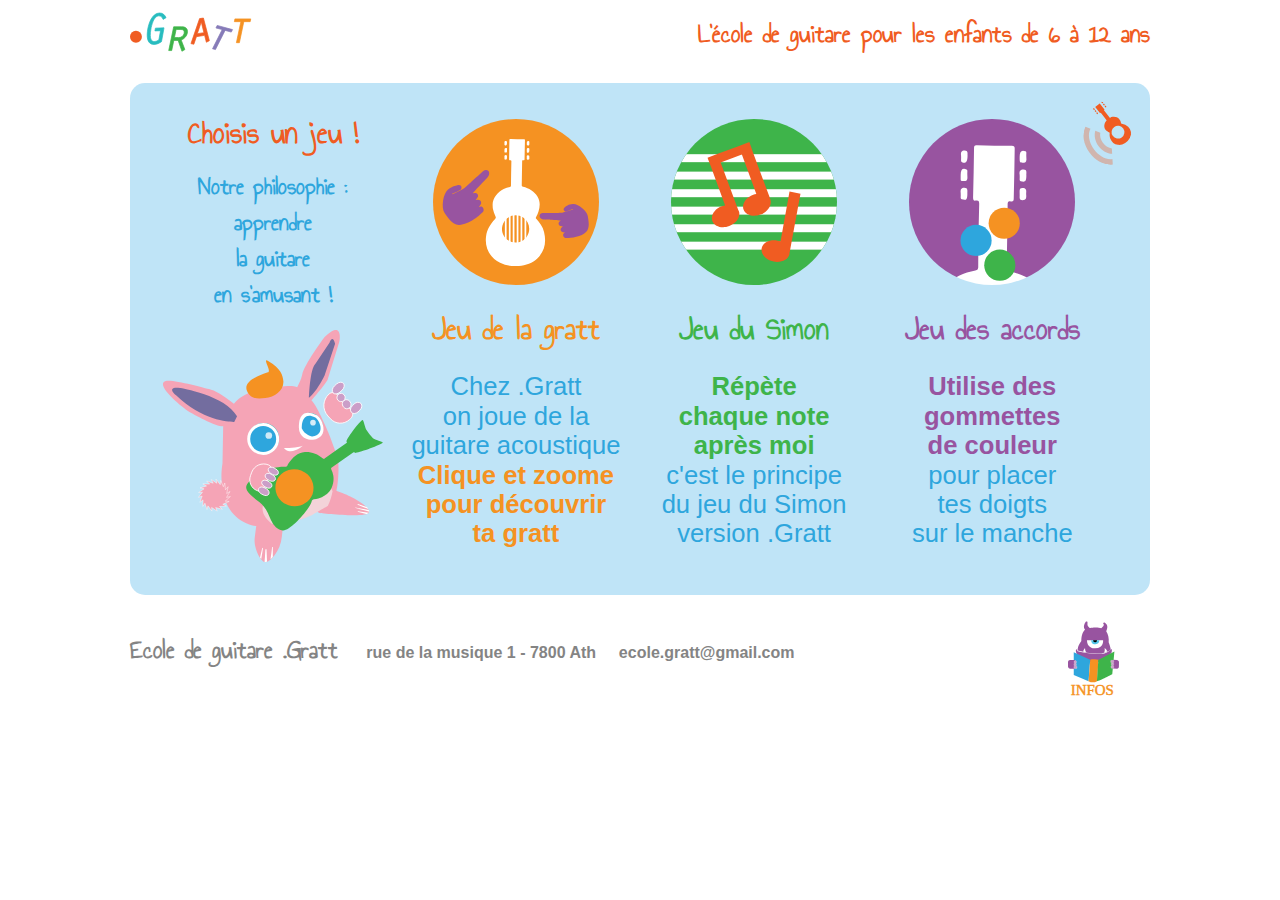
<file: jouer.html>
<!DOCTYPE html>
<html lang="en">
<head>
   <meta charset="UTF-8">
    <title>Menu des jeux</title>
    <!--    Meta pour le responsive : -->
    <meta name="viewport" content="width=device-width, initial-scale=1.0, user-scalable=yes">

    <link rel="stylesheet" href="styles/normalize.css"/>
    <link rel="stylesheet" href="styles/styleJouer.css">
    <link href="https://fonts.googleapis.com/css?family=Annie+Use+Your+Telescope" rel="stylesheet"></link>
    <script src="https://ajax.googleapis.com/ajax/libs/jquery/3.1.0/jquery.min.js"></script>
<!--    fallback si le lien ne marchait pas-->
    <script src="./scripts/jquery-3.1.0.min.js"></script>
    <script src="scripts/scriptJouer.js" type="text/javascript"></script>
</head>

<body>
 
    <header>
       <a href="index.html"><img src="images/logos/logoPointGrattMiniature2.svg" alt="Logo"/></a> 
       <h3>L'école de guitare<span id="titreASuppr"> pour les enfants de 6 à 12 ans</span></h3>
    </header>
          
   
     <main>
    
      
               
<!--
               <div id="sousTitre">
                      
                      <p> Choisis un jeu !</p>
                </div>
-->
                
                <div id="jeux">
                   
                    <div id="lapinPresente">
                       <h3>Choisis un jeu !</h3>
                        <p>Notre philosophie :<br/>apprendre<br/>la guitare<br/>en s'amusant !</p>
                        <img src="./images/monstres/AnimSvgmonstreRose.svg" alt="lapin rose">
                    </div>
                   
                    <article>
                    <a href="jeuAnatomie.html">
                    <img id="main1" src="images/icones/mainJeuGuitare7.svg" alt="main">
                    <img id="main2" src="images/icones/mainJeuGuitare8.svg" alt="main">
                    </a>
                      <a href="jeuAnatomie.html"><span class="aSuppr">Jeu de la </span>gratt</a>
                    <p>
                      <span class="aSuppr">Chez .Gratt<br/>on joue de la <br/>guitare acoustique<br/></span><strong>Clique <span class="aSuppr">et zoome</br></span>pour découvrir<br/>ta gratt</strong>
                    </p>
                    </article>
                    <article>
                    <a href="jeuSimon.html"><img src="images/icones/notesJeuSimon.svg" alt="notes"></a>
                      <a href="jeuSimon.html"><span class="aSuppr">Jeu du </span>Simon</a>
                    <p>
                        <strong>Répète<br/>chaque note</br>après moi</strong><br/>
                        <span class="aSuppr">c'est le principe</br>du jeu du Simon</br>version .Gratt</span>
                    </p>
                    </article>
                    <article>
                    <a href="jeuAccord.html">
                        <svg id="gommettes" version="1.1" id="Layer_1" xmlns="http://www.w3.org/2000/svg" xmlns:xlink="http://www.w3.org/1999/xlink" x="0px" y="0px"
                        viewBox="-429 231 100 100" style="enable-background:new -429 231 100 100;" xml:space="preserve">
                        <path class="st0" d="M-2084.5,1376.1c0-0.3,0-0.5,0-0.6V1376.1z"/>
                        <circle id="cercle1" class="st1" cx="-386.9" cy="291.8" r="7.8"/>
                        <circle id="cercle2" class="st2" cx="-375" cy="304.2" r="7.8"/>
                        <circle id="cercle3" class="st3" cx="-372.8" cy="283.2" r="7.8"/>
                        </svg>
                    </a>
                        <a href="jeuAccord.html"><span class="aSuppr">Jeu des </span>accords</a>
                    <p>
                        <strong>Utilise des</br>gommettes<br/>de couleur</strong><br/><span class="aSuppr">pour placer<br/> tes doigts<br/>sur le manche<br/></span>
                    </p>
                    </article>
                 </div> 
                <a href=""><img src="images/icones/iconeSonDroite0.svg" id="sound"  alt="icône guitare" title="Pour mettre du son !"/></a>
             
               
     </main>
     
     <footer>
         <div>
            <h3><span>Ecole de guitare .Gratt </span><span>rue de la musique 1 - 7800 Ath</span><span> ecole.gratt@gmail.com</span></h3>
         </div>
<!--                le monstre qui renvoie au menu informer-->
        <a href="./informer.html">
            <svg version="1.1" id="mauve" x="0px" y="0px"
            viewBox="-451 246.6 56.8 86" style="enable-background:new -451 246.6 56.8 86;" xml:space="preserve">
            <g id="Layer_2">
            <g id="Layer_1-2">
            <path class="st0" d="M-414.9,270.1c0-0.2,0-0.5,0-0.5V270.1z"/>
            <path class="st0" d="M-415.4,271.1c0-0.2,0-0.4,0-0.5V271.1z"/>
            <path class="st1" d="M-441.5,283.8c0,0-1.6-3.7,0-4.8c0,0,0.6,2.2,1.3,2.3c6.5,1.7,13.2,2.7,20,2.8c9.7,0,8.7,0,11.2-0.8
            c2.4-0.9,4.6-2.4,6.4-4.3c0,0,1.1,0.7,0,4.4l-11,9.9h-23.1L-441.5,283.8z"/>
            <path class="st1" d="M-440.2,280.7c0,0-0.6-4.8,4.1-10.7c0,0-0.6-8.2,4.1-12.8c0,0-3.3-2.8,0.8-8.7c0,0,2.4-1.2,1.9,1.9
            s2.7,5.1,2.7,5.1s8.4-1.4,12.7,0.3c0,0,4.5-3.4,2.1-4.9c0,0,0-3.4,3.4,0.2c0,0,2.8,2.3,0,7.9c2.2,3.7,3.2,8,2.7,12.3
            c0,0,2.7,7.2,2.2,8.3c-0.5,1.1-7.2,4.3-12.7,4.2c-4.6,0.2-9.2-0.1-13.8-0.8C-433.4,282.3-436.8,281.6-440.2,280.7z"/>
            <path class="st2" d="M-429.9,269.1h18c0,0,1.1,8.8-8.8,9C-420.7,278.1-429.6,279.1-429.9,269.1z"/>
            <path class="st3" d="M-425.2,269.1h9c0,0,0.5,4.4-4.4,4.5C-420.6,273.6-425,274.1-425.2,269.1z"/>
            <path d="M-423,269.1h4.3c0.1,1-0.6,2-1.6,2.2c-0.2,0-0.3,0-0.5,0c-1.1,0.1-2.1-0.7-2.2-1.8C-423,269.4-423,269.2-423,269.1z"/>
            <path class="st2" d="M-434.1,282.1c0,0-0.1-1.7,2.1-4.2c0,0,0,4.6,1.9,4.9L-434.1,282.1z"/>
            <path class="st2" d="M-407.3,281.8c0,0-0.2-1.8-2.9-3.9c0,0,0.8,4.5-1,5.1c0.8-0.1,1.6-0.3,2.4-0.6
            C-407.9,282.1-407.3,281.8-407.3,281.8z"/>
            <polygon class="st4" points="-444.6,307.9 -428.1,314.7 -426.3,290.9 -444.6,282.4 		"/>
            <path class="st5" d="M-428.1,314.7c2.9,1.8,6.5,1.8,9.5,0l1.6-23.8c0,0-6.6-1.2-9.2,0L-428.1,314.7z"/>
            <path class="st6" d="M-416.2,290.6l16.9-8.9l-2.4,25.3c0,0-13.8,7.3-17.1,7.7l1.6-23.8L-416.2,290.6z"/>
            <path id="_Rectangle_" class="st7" d="M-448.8,291.1h5.2c0.5,0,0.9,0.4,0.9,0.9l0,0v7.9c0,0.5-0.4,0.9-0.9,0.9l0,0h-5
            c-1.3,0-2.4-1.1-2.4-2.4v-5.2C-450.9,292-450,291.1-448.8,291.1L-448.8,291.1L-448.8,291.1z"/>
            <path id="_Path_" class="st8" d="M-441.5,293v0.3c0,0.8-0.5,1.4-1.3,1.5l0,0c-0.8,0.1-1.4-0.5-1.5-1.3v-0.3c0-0.8,0.5-1.4,1.3-1.5
            l0,0C-442.3,291.6-441.6,292.2-441.5,293z"/>
            <path id="_Rectangle_2" class="st8" d="M-443.8,294.9h1.5c0.4,0,0.6,0.3,0.6,0.6v1.5c0,0.4-0.3,0.6-0.6,0.6h-1.5
            c-0.4,0-0.6-0.3-0.6-0.6v-1.5C-444.5,295.2-444.2,294.9-443.8,294.9z"/>
            <path id="_Rectangle_3" class="st8" d="M-443.8,298h2.2c0.4,0,0.6,0.3,0.6,0.6v1.5c0,0.4-0.3,0.6-0.6,0.6h-2.2
            c-0.4,0-0.6-0.3-0.6-0.6v-1.5C-444.5,298.3-444.2,298-443.8,298z"/>
            <path id="_Rectangle_4" class="st7" d="M-396.4,300.8l-4.3-0.1c-0.5,0-0.9-0.4-0.9-0.9l0,0l0.1-7.9c0-0.5,0.4-0.9,0.9-0.9l0,0
            l4,0.1c1.3,0,2.4,1.1,2.4,2.4l0,0l-0.1,5.2C-394.2,299.9-395.2,300.8-396.4,300.8L-396.4,300.8z"/>
            <path id="_Rectangle_5" class="st8" d="M-400.7,300.4h-1.8c-0.4,0-0.6-0.3-0.6-0.6v-1.5c0-0.4,0.3-0.6,0.6-0.6h1.8
            c0.4,0,0.6,0.3,0.6,0.6v1.5C-400.1,300.1-400.4,300.4-400.7,300.4z"/>
            <path id="_Rectangle_6" class="st8" d="M-400.7,297.3h-1.5c-0.4,0-0.6-0.3-0.6-0.6v-1.5c0-0.4,0.3-0.6,0.6-0.6h1.5
            c0.4,0,0.6,0.3,0.6,0.6v1.5C-400,297-400.3,297.3-400.7,297.3z"/>
            <path id="_Rectangle_7" class="st8" d="M-400.6,294.2h-2.2c-0.4,0-0.6-0.3-0.6-0.6v-1.5c0-0.4,0.3-0.6,0.6-0.6h2.2
            c0.4,0,0.6,0.3,0.6,0.6v1.5C-400,293.9-400.3,294.2-400.6,294.2z"/>
            </g>
            </g>
            <rect id="paupiere" x="-431.4" y="256.6" class="st1" width="21" height="11.4"/>
            <text transform="matrix(0.9758 0 0 1 -448 330.6174)" class="st9 st10 st11">INFOS</text>
            </svg>
        </a>   
              
         
     </footer>
      
</body>
</html>
</file>
<file: styles/styleInformer.css>
* {
    box-sizing: border-box;
    margin: 0;
    padding: 0;
}

html{
    font-size: 16px;
}

body {
    margin: 0 auto;
    padding: 0 12.5% 0 12.5%;
}
                /*---Logo + Titre + Navigation---*/ 

header {
    font-family: Annie Use Your Telescope, serif;
    width: 100%;
    padding: 4%;
}
/* Réglage son */
#sound {
    width: 4vw;
    min-width: 30px;
    position: fixed;
    left: 94%;
    top: 80%;
/*    transform: rotateY(180deg);*/
}
#monstreJouer {
    width: 6vw;
    min-width: 50px;
    position: fixed;
    left: 92%;
    top: 15%;
}

/* Logo et Titre */
#titre{
    display: flex;
    justify-content: space-between;
    align-items: center;
    padding-bottom: 5%;
}

/*Taille du logo.*/
header #titre a {
    display: block;
    width : 14%;
    min-width: 80px;
    text-align: center;
}

#titre h3 {
    color: #F05C22;
    font-size:1.6rem;
    width: 80%;
    text-align: right;
}

/* La navigation */
nav ul {
    display: flex;
    flex-direction: row;
    flex-wrap: nowrap;
    justify-content: space-around;
    text-align: center;
}

nav li {
    list-style: none;
    width: 10rem;
    height: 10rem;
    border-radius: 100%;
    padding-top: 3.8rem;
}

nav li:hover {
    background-color: #ffffff;
}

nav a {
    text-decoration: none;
    font-size: 2rem;
    color: #ffffff;
    text-align: center;
}

.orange {
    background-color: #F59121;
}
.orange:hover {
    border: 2px solid #F59121;
}
.orange:hover a {
    color: #F59121;
    font-weight: bold;
}

.bleu {
    background-color: #2EA6DD;
}
.bleu:hover {
    border: 2px solid #2EA6DD;
}
.bleu:hover a {
    color: #2EA6DD;
    font-weight: bold;
}

.mauve {
    background-color: #867BB8;
}
.mauve:hover {
    border: 2px solid #867BB8;
}
.mauve:hover a {
    color: #867BB8;
    font-weight: bold;
}

.vert {
    background-color: #3EB44A;
}
.vert:hover {
    border: 2px solid #3EB44A;
}
.vert:hover a {
    color: #3EB44A;
    font-weight: bold;
}


                    /*----Les Sections----*/
section {
    width: 100%;
    padding: 2% 5%;
}

                     /*Section1*/
section:nth-of-type(1) {
    background-color: #28BCBF;
    padding: 5%;
    color: #ffffff;
    display: flex;
    flex-direction: row;
    flex-wrap: nowrap;
    justify-content: space-between;
    align-items: center;
}

#texte{
    width: 60%;
}

section:nth-of-type(1) p {
    width: 100%;
    font-size: 1.4rem;
    line-height: 1.6;
    font-family: "myriad pro", sans-serif;
    text-align: justify;
}


section:nth-of-type(1) p:first-of-type {
/*    text-align: center;*/
    margin-bottom: 5%;
    font-size: 1.6rem;
}

section:nth-of-type(1) img {
    width: 30%;
}

section:nth-of-type(1) p:first-of-type span:first-of-type {
    font-family:'Annie use your telescope', sans-serif;
    font-size: 2rem;
}

section:nth-of-type(1) p a{
    color: #ffffff;
} 

                     /*Section2*/

section:nth-of-type(2){
    padding: 5% 5% 10%;
}

/* Tout les h2 de la section2 */
section:nth-of-type(2) h2 {
    color: #F59221;
    font-family: Annie Use Your Telescope, cursive;
    text-align: center;
    font-size: 1.7rem;
    padding-bottom: 5%;
}

/* Tout les p de la section2 */
section:nth-of-type(2) p {
    color: #2EA6DD;;
    font-size: 1.4rem;
    line-height: 1.5;
    font-family: "myriad pro", sans-serif;
}


article {
    width: 100%;
    display: flex;
    position:relative;
    flex-wrap: nowrap;
    justify-content: space-between;
    align-items: center;
}

/* Premier article */
article:nth-of-type(1){
    flex-direction: row;
}
.rondorange1 {
    width: 23vw;
    height: 23vw;
    padding-top: 8%;
    background-color: #F59221;
	-webkit-border-radius:100%;
	-moz-border-radius:100%;
	-o-border-radius:100%;
	border-radius:100%;
}
#mariePhoto {
    height: 25vw;
    position: relative;
    right: 8%;
    top: -24%;
    z-index: 2;
    
    -webkit-transition: all 0.8s ease-in-out;
	transition: all 0.8s ease-in-out;
}

#mariePhoto:hover{
    -webkit-transform: scale(1.1);
	transform: scale(1.1);
    filter: sepia(100%);
}


.rondorange1 img:last-of-type{
    display: none;
    width: 4vw;
    min-width: 30px;
    position: relative;
    top: 15%;
    left: -50%:
}




/* en JQuery + apparition note
#mariePhoto:hover #sound{
    animation: heyHo 2.5s linear 0.2s infinite;  
}
*/

   
@keyframes heyHo{
    0%, 100%{transform: scale(1) rotate(0deg);}
    5%{transform: scale(1.2, 1.2) rotate(0deg);}
    10%{transform: scale(1.2, 1.2) rotate(-25deg);}
    15%{transform: scale(1.2, 1.2) rotate(-50deg);}
    20%{transform: scale(1.2, 1.2) rotate(-25deg);}
    25%{transform: scale(1.2, 1.2) rotate(-50deg);}
    30%{transform: scale(1.2, 1.2) rotate(-25deg);}
    40%{transform: scale(1) rotate(0deg);}
}

.gauche1 {
    padding: 5% 0;
    width: 60%;
}

/* Deuxième article */
article:nth-of-type(2) {
    flex-direction: row-reverse;
    padding: 2% 0;
}
.rondorange2 {
    width: 23vw;
    height: 23vw;
    padding-top: 8%; 
    background-color: #F59221;
	-webkit-border-radius:100%;
	-moz-border-radius:100%;
	-o-border-radius:100%;
	border-radius:100%;
}
.rondorange2 img {
    height: 32vw;
    position: relative;
    bottom: 68%;
    right: 25%;
    transform: rotateY(-180deg);
}
.droite {
    padding: 5% 0;
    width: 60%;
}

.droite p{
    text-align: right;
}

/* Troisième article */
article:nth-of-type(3) {
    display: flex;
    flex-direction: row;
    justify-content: space-around;
}
.rondorange3 {
    width: 23vw;
    height: 23vw;
    padding-top: 8%; 
    background-color: #F59221;
	-webkit-border-radius:100%;
	-moz-border-radius:100%;
	-o-border-radius:100%;
	border-radius:100%;
}
.rondorange3 img {
   height: 24vw;
    position: relative;
    bottom: 20%;
    left: -18%;
    transform: rotate(-28deg);
}
.gauche2 {
    padding: 5% 0;
/*    height: 450px;*/
    width: 60%;
}

                    /*Section3*/
section:nth-of-type(3) {
    background-color: #2EA6DD;
    color: #ffffff;
    width: 100%;
    display: flex;
    flex-direction: row;
    justify-content: space-between;
    flex-wrap: wrap;
    text-align: center;
    align-items: center;
}

section:nth-of-type(3) p strong{
    
    text-align: left;
    font-family: 'Annie Use Your Telescope', serif;
    font-size: 2rem;
}

section:nth-of-type(3) div:first-of-type p{
    
    text-align: left;
    font-family: 'Myriad pro', sans-serif;
    padding-bottom: 7%;
    font-size: 1.7rem;
}


section:nth-of-type(3) div:first-of-type{
    width: 70%;
}

section:nth-of-type(3)  ul{
    width: 100%;
    text-align: left;
    font-size: 1.4rem;
      padding-left:5%;
}



section:nth-of-type(3)  li{
    text-align: left;
    padding-bottom: 5%;
   
}



/* Petit rond côté gauche des horaires + Texte */
/*
.petitCercle {
    background-color: #ffffff;
    padding: 5px;
    height: 1vw;
    width: 1vw;
    border-radius: 100%;
    position: relative;
    top: 11%;
    left: 1%
}
.textPC {
    position: relative;
    height: 15%;
    width: 100%;
    left: 4%;
    top: 3%;
}
*/
/* Rond + Texte (Survol) */
.containerRond {
    background-color: #ffffff;
    color: #2EA6DD;
    margin: 0 auto;
     width: 10rem;
    height: 10rem;
    border-radius: 100%;
    padding-top: 1.7rem;
    border: 1px solid;
}
/*
.containerRond:hover {
    background-color: #2EA6DD;
    border: 2px solid #ffffff;
}  
*/

.textUn {
    font-family: 'Annie Use Your Telescope', serif;
    font-size: 1.6rem;
    font-weight: bold;
	text-transform: uppercase;
	letter-spacing: 2px;
}

/*Section4*/
section:nth-of-type(4) {
    width: 100%;
    display: flex;
    flex-direction: row;
    justify-content: space-between;
    flex-wrap: nowrap;
    align-items: center;
}
section:nth-of-type(4) p {
    font-family: 'Annie Use Your Telescope', serif;
    font-size: 1.5rem;
    color: #ffffff;
    text-align: center;
    text-transform: uppercase;
}

/* Les ronds mauves */
#tarifs > div{
    background-color: #867BB8;
    color: #ffffff;
    font-weight: bold;
    border: 1px solid;
     width: 10rem;
    height: 10rem;
    border-radius: 100%;
    padding-top: 3.5rem;
}

#tarifs > .mauve1{
    background-color: #867BB8;
    color: #ffffff;
    font-weight: bold;
    border: 1px solid;
     width: 10rem;
    height: 10rem;
    border-radius: 100%;
    padding-top: 2.6rem;
}

#tarifs > .mauve2{
    padding-top: 3.5rem;
}

#tarifs > .mauve3{
    padding-top: 4.3rem;
}

#tarifs > div:hover {
    background-color: #ffffff;
    border: 5px solid #867BB8;
}

#tarifs > div:hover p{
    color: #867BB8;
}

/*Section5*/
section:nth-of-type(5) {
    width: 100%;
    background-color: #3EB44A;
    color: #ffffff;
}

section:nth-of-type(5) h2 {
    text-align: center;
    font-family: 'Annie Use Your Telescope', cursive;
    font-size: 2.5rem;
}

section:nth-of-type(5) p {
    text-align: center;
    margin-top: 20%;
    padding: 5%;
    line-height: 150%;
}

#contacts{
    display: flex;
    justify-content: space-between;
    align-items: flex-start;
    margin-top: 3%;
}
/* Changement formulaire */
form {
    width: 40%;
}

input{
    width: 100%;
    padding: 2%;
    border: none;
    border-radius: 7px;
    color: #3EB44A;
    font-weight: bold;
}
    
.e-mail {
    margin: 5% auto; 
}
textarea {
    border: none;
    resize: none;
    border-radius: 7px;
    color: #3EB44A;
    font-weight: bold;
    padding: 2%;
    width: 100%;
    height: 15%;
}
.bouton_submit {
    display: block;
    margin: 15% auto;
    border: none;
    border-radius: 100%;
    width: 10rem;
    height: 10rem;
    border-radius: 100%;
    background-color: #ffffff;
    color: #3EB44A;
    font-family: 'Annie Use Your Telescope', serif;
    font-size: 1.5rem;
    font-weight: bold;
}

.bouton_submit:hover {
    background-color: #3EB44A;
    color: #ffffff;
}


/* Map */
#map{
    width: 40%;
    position: relative;
}

/*#map img:first-of-type{
    width: 3vw;
    min-width: 50px;
    position: absolute;
    top:18%;
    left:15%;
    z-index: 2;
    
}*/

#map img{
    display: block;
    margin: 0 auto;
    width: 30vw;
}

#map strong{
    font-family: 'Annie Use Your Telescope', serif;
    font-size: 1.7rem;
}

#map p{
    font-family: 'Myriad pro', sans-serif;
    font-size: 1.4rem;
}

/* Changer la couleur du placeholder */
::-webkit-input-placeholder {
       color: #3EB44A;
}
:-moz-placeholder { /* Firefox 18- */
       color: #3EB44A;  
}
::-moz-placeholder {  /* Firefox 19+ */
       color: #3EB44A;  
}
:-ms-input-placeholder {  
       color: #3EB44A;  
}


/*Footer*/

footer {
    width: 100%;
    height: 100%;
}
footer p {
    color: #848484;
    width: 100%;
    z-index: 3;
    margin-bottom: 1%;
    text-align: right;
}
 #titreGratt{
        position: relative;
        width: 100%;
        height: 8vw;
        margin: 2% auto;
}
/* Les lignes tablatures */
.ligne{
        width :100%;
        position: absolute;
        height:2%;
        background-color: gainsboro;
}   
.ligne:hover{
        background-color: #262729;  
} 
#ligne1 {
        top: 0%; 
        left:0;
        z-index: 1;
}
#ligne2 {
        top: 30%; 
        left:0;
}
#ligne3 {
        top: 60%;
        left:0;
}
#ligne4 {
        top: 90%;
        left:0;
}    
#ligne5 {
        top: 120%;
        left:0;
}    
#ligne6 {
        top: 150%; 
        left:0;
}
/* Icônes sociales */
#facebook{
    width:6%;
    min-width: 20px;
    left:10%;
    bottom: 12%;
    z-index:2;
    position:absolute;
}
#google{
    width:6%;
    min-width: 20px;
    left:33%;
    top: 1%;
    z-index:2;
    position:absolute; 
}
#twitter{
    width:6%;
    min-width: 20px;
    left:59%;
    top:32%;
    z-index:2;
    position:absolute; 
}
#instagram{
    width: 6%;
    min-width: 20px;
    left: 81%;
    top: 1%;
    z-index: 2;
    position: absolute;
}

footer h3{
    text-align: center;  
    width: 100%;
    color: #848484;
    padding-top: 2%;
    padding-left: 2%;
    margin-top: 7%;
}

footer h3 span:first-of-type{
    font-family: "annie use your telescope", cursive;
    font-size: 1.6rem;
}

footer h3 span:nth-of-type(2){
    margin: 0 2%;
}

footer h3 span:nth-of-type(2), footer h3 span:last-of-type{
    font-family: "myriad pro", sans-serif;
    font-size: 1.3rem;
}


/* RESPONSIVE */


/*Font-size pour réduire taille rond et police*/

 @media (max-width: 1200px) {
        
        html {
        font-size: 14px;
        }
    }

    @media (max-width: 1024px) {
        html {
        font-size: 13px;
        }
    }

    @media (max-width: 900px) {
        html {
        font-size: 12px;
        }
        
        section:nth-of-type(1)  {
        flex-direction: column;  
    }
        #texte  {
        width: 100%;  
    }
        
    }

    @media (max-width: 768px) {
        
         html {
        font-size: 11px;
        }
        
        section:nth-of-type(1) img{
        margin-bottom: 5%;
        }
        
        
        
    }


    @media (max-width: 720px) {
        
        header h3 span{
        display: none;
        }
        
        footer h3 span:nth-of-type(2){
        display: none;
        }
        
        #monstreJouer {
        left: 90%;
        top: 15%;
        }
        
       #sound {
        left: 92%;
        top: 80%;
        
    }


   



@media (max-width: 640px){
    /*BODY*/
    body {
        margin: 0;
    }
    
    html{
        font-size: 10px;
    }
    
    /*---LES SECTIONS---*/
    /*Section1*/
    section:nth-of-type(1) div {
        flex-direction: column;   
    }
    
    section:nth-of-type(2) article:first-of-type h2 {
    padding-bottom: 5%;
    }
    
    #contacts {
        flex-direction: column;
        align-items: center;
    }
    
    form{
        width: 100%;
    }
    
    #map{
        width: 100%;
        position: relative;
}
    
    #map p{
       margin: 0; 
    }
    
    #lesProfs article{
       flex-direction: column-reverse;
       justify-content: space-around;
       align-items: center;
    }
    
    .rondorange3 {
        margin-bottom: 10%;
    }
    
    #lesProfs article p{
        width: 100%;
    }
    
    article > div:first-of-type{
        width: 100%;
    }
   
    .ligne{
        display: none;
    }#monstreJouer {
        left: 90%;
        top: 15%;
        }
        
    #sound {
    left: 90%;
    top: 80%;
    }
    
    #monstreJouer {
    display: none;
    }
        
}
       
@media(max-width: 580px){
            
    html{
    font-size: 8px;}
}
        
@media(max-width: 480px){
            
    body{
    padding: 0;}
}
        

@media (max-width: 360px) {
        
    body{
    padding:0;
    }    
    
    footer h3 span:not(:last-of-type){
    display: none;
    } 
        
    
    section:first-of-type p:last-of-type span{
    display: none;
    }
    
    #sound{
    left: 88%;
    }
    
    header nav ul li.orange{
        background-color: #FFFFFF;
       
    }
    
     header nav ul li.bleu{
        background-color: #FFFFFF;
       
    }
    
     header nav ul li.mauve{
        background-color: #FFFFFF;
        
    }
    
     header nav ul li.vert{
        background-color: #FFFFFF;
       
    }
    
    
        
     header nav ul li.orange a{
        
        color:#F59121;
        font-weight: bold;
    }
    
     header nav ul li.bleu a{
        
        color:#2EA6DD;
        font-weight: bold;
    }
    
     header nav ul li.mauve a{
        
        color:#867BB8;
        font-weight: bold;
    }
    
     header nav ul li.vert a{
        
        color: #3EB44A;
        font-weight: bold;
    }   
    
    section:first-of-type p, article p{
    text-align: center;   
    }
    
}
        
        
        
       
/*
    article > div:first-of-type{
        width: 100%;
    }
    
    article > div:last-of-type{
        width: 100%;
    }
*/
    
/*
    #map img:first-of-type{
    top:18%;
    left:16%;
*/

    



/*
    section:nth-of-type(1) p {
        width:89%;
        text-align: left;
        font-size: 0.7rem;
    }
    section:nth-of-type(1) img {
        left: 35%;
    }
    Section2
    section:nth-of-type(2) h2{
        font-size: 1rem;
        text-align: center; 
    } 
*/
/*     changement texte des articles profs */
/*
    .gauche1{
        width: 70% ;
        padding-left: 2%;
        font-size: 0.7rem;
    } 
    
    .droite{
        width: 70%;
        padding: 2%;
        font-size: 0.7rem;
    }
    .gauche2 {
        width: 70%;
        padding: 2%;
        font-size: 0.7rem;
    }
*/
     /*changement image prof *
    #mariePhoto{
        bottom: 59%;
        left: 64%;
    }
    .rondorange2 img {
        bottom: 50%;
        right: 25%;
    }
    article:nth-of-type(2){
        display: flex;
        justify-content: space-between;
        text-align: right;
        width: 88%;
    }
   /* Section3**/
/*
    section:nth-of-type(3) p {
        font-size: 0.6rem;
    }
    .petitCercle {
        top: 10%;
    }
*/
    /*.textPC {
        left: 9%;
        top: 6%;
        width: 90%;
    }
    .containerRond {
        height: 24vw;
        width: 24vw;
        bottom: -1%;
        left: 25%
    }
    .textUn {
        left: 7%;
        top: 0.1%;
        font-size: 0.7rem;        
    }*/
    /*Section4*
    section:nth-of-type(4) p {
        font-size: 0.3rem;
        top: 10%;
    }
    /*Section5*
    section:nth-of-type(5) h2 {
        font-size: 1rem;
    }
    section:nth-of-type(5) p{
        font-size: 0.7rem;
    }
    #contacts {
        flex-direction: column;
        align-items: center;
    }
    form{
        font-size: 0.7rem;
        width: 80%;
    }
    .bouton_submit {
        font-size: 0.7rem;
        height: 15vw;
        width: 15vw;
    }
    
    

@media (max-width: 800px) and (orientation: portrait) { 
    /* HEADER  
    
    #titre img {
        width: 45%;
    }
    #titre h3 {
        width: 60%;
        font-size: 0.8rem;
    }
    #monstreJouer{
        height: 10vw;
        left: 89%;
    }
    #sound {
        height: 7vw;
        left: 90%;
    }
    strong {
        font-size: 0.9rem;
    }
    NAVIGATION
    nav a {
        font-size: 1rem;
    }
}
</file>
<file: styles/styleJeuAccord.css>
*{
    box-sizing:border-box;
    margin:0;
    padding:0;
}

html{
     font-size: 16px;
}

body, html{
        height: 100%;
        -moz-text-size-adjust: 100%;
        -webkit-text-size-adjust: 100%;
        -ms-text-size-adjust: 100%;
}

body {
/*    Une largeur max en px mais pas de largeur fixe pour un max de responsive*/
  max-width: 1200px;
  margin: 0 auto;
/*
  display: flex;
  flex-direction: column;
  justify-content: center;
  align-items: center;
*/
}


/*Header en flex */

header {
    display:flex;
    justify-content: space-between;
    align-items: center;
/*    La largeur en pourcentage par rapport au parent donc au body*/
    width: 85%;
    font-family: 'Annie use your telescope', serif;
    padding-top: 1%;
    margin: 0 auto; 
}

/*Taille du logo.*/
header > a {
    display: block;
    width : 12%;
    min-width: 50px;
    text-align: center;
}

/*titre ecole de guitare...*/
header > h3 {
    color:#F05C22;
    font-size: 1.6rem;
}

main{
/*    Toujours la même largeur pour le main, le header et le footer comme ça c'est aligné. Et on centre avec le margin. Cette fois on sépare aussi le top et le bottom du main du header et du footer de 2vw;*/
    width: 85%;
    margin: 2vw auto;
/*    Je mets du padding en %, comme pour la taille du lapin, comme ça ça suit quand on resize. Ce padding est nécessaire car plus bas dans le code je fais sortir des éléments d'une div et du coup ils dépassent du main. En rajoutant du padding je contre-carre cet effet.*/
    padding-top: 16%;
    padding-bottom: 2%;
   
/*    Avec les padding suivants je décole les enfants de mon main des bords. Comme le main a une couleur, ça fait bizarre si les éléments sont collés au bord.*/
    padding-left: 2%;
    padding-right: 2%;
    background-color: rgba(17, 156, 225, 0.27);
    border-radius: 15px;
/*    Position relative pour pouvoir mettre certains enfants en absolute.*/
    position:relative;
    height: 40vw;
}

/*Je mets le nom du jeu en absolute en haut à gauche*/
.nomJeu{
  width: 15%;
  position: absolute;
  top: 3%;
  left:2%;
  border-bottom:  rgba(59, 61, 61, 0.39) 0.2rem solid;
  padding: 1% 0;
}

.nomJeu p{
color:#9854A0;
text-align: center;
font-family: "orator std", sans-serif;
font-size: 1.2rem;
font-weight: bold;
}

/*Je place l'icône jouer en haut à droite de mon main*/
main > a{ 
  display: block;
  width: 10%;
  min-width: 40px;
  text-align: center;
  position: absolute;
  top: 3%;
  right:3%;
  
}


/*icone jouer lapin*/
  


    #jouer .st0{fill:#F5A4B6;}
	#jouer .st1{fill:#FFFFFF;}
	#jouer .st2{fill:#2EA6DD;}
	#jouer .st3{fill:#736D9F;}
	#jouer .st4{opacity:0.76;fill:#FFFFFF;enable-background:new    ;}
	#jouer .st5{opacity:0.8;fill:#FFFFFF;enable-background:new    ;}
	#jouer .st6{fill:#F59222;}
	#jouer .st7{fill:#2EA6DD;fill-opacity:0;}
	#jouer .st8{fill:#F59222;stroke:#F59222;stroke-width:0.5;}
	#jouer .st9{font-family:'OratorStd';}
	#jouer .st10{font-size:17.0812px;}
    
    
   
    
     @keyframes boucheSiffle{
    0%, 100%{transform: translate(-100%, 0); fill:#F5A4B6;}
    10%{transform: translate(-150%, -54%); fill:#FFFFFF; }
    30%{transform: translate(-150%, -54%); fill:#FFFFFF;}
    31%{transform: translate(-100%, 0); fill:#F5A4B6; }
    }
    
    @keyframes jouesRoses{
    0%, 100%{fill:#F5A4B6;}
    5%{fill:#ef2c57;}
    30%{fill:#ef2c57;}
    31%{fill:#F5A4B6;}
    }
    
    @keyframes note1{
    0%, 100%{opacity:0;}
    5%{opacity:1;}
    20%{opacity:1;}
    21%{opacity:0;}
    }
    
    @keyframes note2{
    0%, 100%{opacity:0;}
    10%{opacity:1;}
    30%{opacity:1;}
    35%{opacity:0;}
    }
    
    @keyframes jouesGrosses{
    0%, 100%{transform: scale(1);}
    5%{transform: scale(1.1, 1.1);}
    30%{transform: scale(1.1, 1.1);}
    31%{transform: scale(1);}
    }
    
    @keyframes disapear {
    0%, 100%{fill:#FFFFFF;}
    1%{fill:#F5A4B6;}
    31%{fill:#F5A4B6;}
    32%{fill:#FFFFFF;}
    }
    
    #bouche{
    transform: translateX(-100%);
    animation: boucheSiffle 10s linear 5s infinite;
    }
    
    #joues ellipse{
    animation: jouesRoses 10s linear 5s infinite;
    
    }
    
    #joues{
    animation: jouesGrosses 10s linear 5s infinite;
    transform-origin: center center;
    }
    
    #sourire{
    animation: disapear 10s linear 5s infinite;
    }
    
    #note1{
    opacity:0;
    animation: note1 10s linear 5s infinite;
    }
    
    #note2{
    opacity:0;
    animation: note2 10s linear 5s infinite;
    }


/*C'est parti pour la div "centre" !*/


#centre  {
/*    centre fait 100% de son parent main en largeur et en hauteur;*/
    width: 100%;
    height: 100%;
    display:flex;
    justify-content: space-around;
    align-items: flex-end;
}

/*L'aside enfant de centre fait 10% de son parent centre. Aside est lui même en flex.*/
aside{
    width: 10%;
    display: flex;
    flex-direction: column;
    justify-content: space-between;
    align-items: center;
    height: 120%;
    
}


/*navigation*/


aside > a {
    display: block;
    width: 6.5vw;
    height: 6.5vw;
    border-radius: 100%;
/*    Pour centrer le texte dans les a on utilise du padding et le text-align   */
/*    padding: 3.5vw 0;*/
    text-align: center;
/*
    color: white;
    text-decoration: none;
    font-size: 1.2rem;
    font-weight: 600;
    font-family: "myriad pro", sans-serif;
*/
/*    font-family: "orator std", sans-serif;*/
    }


/*rond anatomie orange*/
aside > a:first-of-type {
    background-color: #F59222;
/*    background-color: #F05C22;*/
    background-image: url(../images/icones/iconesJeuAnatomie2.svg);
    background-size: 80%;
    background-repeat: no-repeat;
    background-position: center;
} 

/*rond simon vert*/
aside > a:nth-of-type(2) {
    background-color:#3EB44A;
    background-image: url(../images/icones/iconesJeuSimon2.svg);
    
}

/*rond accords bleu*/
aside > a:nth-of-type(3) {
    background-color:#2EA6DD;
    border: 1vw solid #F05C22;
    width:7.5vw;
    height:7.5vw;
    border-radius:100%; 
    background-image: url(../images/icones/iconesJeuAccord2.svg);
    
}

/*La guitare ! Elle fait 70% de son parent centre. */
#guitar{
    width: 70%;
    height:90%; 
    position: relative;
    margin-left: 5%;

  
}

/*Lapin, sous-titre(ce que dit le lapin et le boutton) et cordes sont tous en absolute par rapport au parent guitare.*/



/*lapin*/
#lapin {
    width: 25%;
    z-index:5;
    position:absolute;
    left:-1%;
    top:0;
    transform: translateY(-79%);
}

/*Une classe qu'on activera dans le script quand on place le capo sur la guitare'*/
.animation{
    animation : lapinSaute 1s linear 0.2s 1;
}

@keyframes lapinSaute{
    0%,100%{transform: translateY(-79%);}
    10%{transform: translateY(-85%);}
    30%{transform: translateY(-85%);}
    40%{transform: translateY(-79%);}   
}

#sousTitre{
    text-align: center;
    position: absolute;
    top:0;
    left: 17%;
    transform:  translateY(-110%);
    width: 80%;
}

#sousTitre p{
    font-size: 2rem;
    font-weight: bold;
    color: #2EA6DD;
    font-family: 'Annie use your telescope', serif;
    margin-bottom: 2%;
}

#sousTitre p:first-of-type{
    color: #9854A0;
}

/*bouttons accords*/
button {
/*    background-color: #3EB44A;*/
    background-color: #9854A0;
    width: 4rem;
    height: 3rem;
    border-radius: 0.8rem;
/*    box-shadow: 0 0.5rem #1f5a25;*/
    box-shadow: 0 0.5rem #522258;
    
/*     #af6006*/
/*    pour centrer le texte :*/
    text-align: center;
    font-size: 1rem;
    font-weight: 600;
    color: white;
/*    J'éloigne le bouton de ses frères et soeurs en haut et en bas et sur les côtés :*/
    margin: 2% 0.5%;
/*    Je décolle le texte des bords droit et gauche du bouton :*/
    padding: 0.2rem 0;
    border-width: 0;
}
  

button:active {
/*    box-shadow: 0 0.2rem #1f5a25;*/
    box-shadow: 0 0.2rem #522258;
    transform: translateY(5px);
}


/*Un tableau pour réaliser les 4 premières cases de la guitare*/
table{
    width: 100%;
    height: 100%;
    border-collapse: collapse;
}

tr{
    width: 100%;
    height: 100%;
}

/*Chaque case c'est à dire chaque td fait 25% du tableau'*/
td{ width: 25%;
    height: 100%;
    border-left: 0.7vw solid #F05C22;
    border-right: 0.7vw solid #F05C22;
    background-color: rgba(239, 156, 63, 0.9);
/*    background-color: rgba(239, 156, 63, 1);*/
/*        background-color: rgba(152, 84, 160, 0.53);*/
}


/*Petit rond dans 3ème case*/
td:nth-of-type(3) span{
    display: block;
    width: 2vw;
    height: 2vw;
    border-radius: 100%;
    margin:0 auto;
    background-color: #766d6d; 
}

#capo{
    width: 15%;
    height: 100%;
    z-index:4;
    display: none;
    background-color: #F05C22;
    position: absolute;
    left:5%;
    top:0;   
}

/*Propriétés valables pour toutes les cordes :*/
.string {
  
  z-index: 2;
  height: 0.7vw;
  width: 100%;
  background-color: #202021;
  position: absolute;
  border-bottom: solid 0.1vw #cfd5d8;
  
}

#string1 {
  top: 8%;
    
}
#string2 {
  top: 24%;
}
#string3 {
  top: 40%;
}
#string4 {
  top: 56%;
}

#string5 {
  top: 72%;
}
#string6 {
  top: 88%; 
}


/*Les ronds de couleur. En display none, ils seront activés dans le script*/
#pastilles{
    display:none;
}

#index, #majeur, #annulaire{
   width: 5vw;
   height: 5vw;
   border-radius: 100%; 
   z-index:3;
   position: absolute;
/*   opacity: 0.6;*/
}

#index{
   background-color: #F05C22; 
}

#majeur{
    background-color: #3EB44A;
}

#annulaire{
    background-color: #2EA6DD;
}



/*Le menu de droite*/
#asideDroit{
    width:  6%;
    height: auto;
    align-self: center;

}

/*Dans lequel on n'a que l'icône son, cliquable donc dans un a*/
#asideDroit a{
  display: block;
  text-align: center;
  width: 100%;
}

/*icône son*/
#sound{
    width: 130%;
    min-width: 20px;
}

/*FOOTER*/
footer{
    margin: 0 auto;
    width: 85%;
    display: flex;
    justify-content: space-between;
    align-items: center;
    padding-bottom: 1%;
}

footer div{
    width: 90%;
    padding-bottom: 2%;
}

footer div > h3{
  text-align: left;  
  width: 100%;
  color: #848484;
}

footer h3 span:first-of-type{
   font-family: "annie use your telescope", cursive;
   font-size: 1.6rem;
}


footer h3 span:nth-of-type(2){
  margin: 0 2%;
}

footer h3 span:nth-of-type(2), footer h3 span:last-of-type{
  font-family: "myriad pro", sans-serif;
  font-size: 1rem;
}

footer a {
    width: 8%;
    text-align: right;
    min-width: 35px;
    padding-right: 3%;
}

/*
footer a #mauve{
    width: 100%;
}
*/

/*icone informer monstre mauve miniature*/



#mauve .st0{fill:#F59221;}
#mauve .st1{fill:#9854A0;}
#mauve .st2{fill:#FFFFFF;}
#mauve .st3{fill:#53C7E9;}
#mauve .st4{fill:#2EA6DD;}
#mauve .st5{fill:#F59222;}
#mauve .st6{fill:#3EB44A;}
#mauve .st7{fill:#9954A0;}
#mauve .st8{fill:#CB9EC8;stroke:#FFFFFF;stroke-width:0.25;stroke-miterlimit:10;}
#mauve .st9{fill:#F59222;stroke:#F59222;stroke-width:0.5;}
#mauve .st10{font-family:'OratorStd';}
#mauve .st11{font-size:17.0812px;}
    
    
#paupiere{
animation: paupiere 5s linear 3s infinite;
}

@keyframes paupiere {
    0%{transform: translateY(0%);}
    2%{transform: translateY(100%);}
    4%{transform: translateY(100%)}
    5%{transform: translateY(0%)}
    100%{transform: translateY(0%)}
}


/*RESPONSIVE */

/*Message pour inviter à passer en mode paysage*/
.messagePaysage{
    
    display: none;
}

/*    points de rupture : 1200 1024 900 768 720 640 480 360*/

/* 4K etc.*/
     @media (min-width: 1600px) {
        html {
        font-size: 1vw !important;
        }
        
        body {
        max-width: inherit !important;
        } 
     }

/*      taille police globale */

     @media (max-width: 1200px) {
        
        html {
        font-size: 14px;
        }
    }

    @media (max-width: 1024px) {
        html {
        font-size: 13px;
        }
    }

    @media (max-width: 900px) {
        html {
        font-size: 12px;
        }
    }

    @media (max-width: 768px) {
        html {
        font-size: 11px;
        }
    }

    @media (max-width: 640px) {
        html{
        font-size: 10px;
        }
    }

    @media (max-width: 480px) {
        html{
        font-size: 9px;
        }
    }

    @media (max-width: 360px) {
        html{
        font-size: 8px;
        }
    }




/*    PAYSAGE EN FONCTION HAUTEUR DE L'ECRAN (height en vh marche pas bien car pas possible de mettre un min-height. Peut-être utiliser des device ratio ?) Pour Ipad et autre ordi en mode paysage avec hauteur supérieur à 675px : main plus important pour prendre de la place en hauteur */
    @media (max-width: 1024px) and (min-width: 768px) and (min-height: 675px) {
        
        header{
        height: 10%;
        }
        
        main{
/*        pour être sûr que la partie centrale est à peu près centrée on lui donne une hauteur de 70%, la div centre en revanche devient fixe, en vw, car on ne peut pas resizer le manche de la guitare en hauteur. On modifie le padding pour qu'elle soit centrée, en vh pour qu'il suive les différentes hauteurs. */
        height: 70%;
        padding-top: 20%;
        }
        
        #centre{
        height: 25vw;
        }
        
        footer{
        height: 10%;
        }
    }

    @media (max-width: 900px) and (orientation: landscape){
        #button{
        margin-left: 5%;
        }
    }
        
    @media (max-width: 768px) and (min-width: 720px) and (min-height: 526px){
        main{
/*        pour être sûr que la partie centrale est à peu près centrée qqsoit le format de tablette on lui donne une hauteur de 55%, la div centre passe en vw*/
        height: 70%;
        padding-top: 20%;
        }
        
        #centre{
        height: 25vw;
        }
    }
    

    @media (max-width: 720px) and (orientation: landscape){
        #button{
        width: 100%;
        }
        
        button{
        width: 3.5rem;
        }
    }
    
    @media (max-width: 640px) and (orientation: landscape){
        
        main #sousTitre p{
        padding-bottom: 0;
        margin: 0;
        line-height: 1;
        }
        
        main{
        padding-top: 16%;
        padding-bottom: 2%;
        }
        
        button{
        margin-left:0;
        }
    }

        @media (max-width: 520px) and (orientation: landscape){
        
        button{
        width:3rem;
        }
    }

        @media (max-width: 420px) and (orientation: landscape){
        
        button{
        width:2.5rem;
        height:2.5rem;
        }
        
        #sousTitre p{
        font-size: 1.8rem;
        }
    }
                
        


        
    /* On enlève du texte petit à petit */

  @media (max-width:640px){
       
        footer h3 span:nth-of-type(2){
        display: none;
        }
        
        footer h3 > span:first-of-type{
        margin-right: 2%;
        }
    }
        
    @media (max-width: 480px) {
        
        
        .titreASuppr{
         display: none;
        }
        
        .nomJeu p{
        text-transform: uppercase;
        }
        
        footer h3 > span:first-of-type{
        font-size: 1.2rem;
        }
        
        footer h3 > span:last-of-type{
        font-size: 1rem;
        margin-left: 2%;
        }
        
        footer h3 span:not(:last-of-type){
         display: none;
         } 
    }
      
     @media (max-width: 360px) {
        button{
        margin: 1% 0;    
        }
        
        main{
        height: 42vw;
        padding-top: 20%;
        }
    }

/*     PORTRAIT /// pour tablettes et gsm en portrait inversion des directions de flex : colonnes en lignes et lignes en colonne et proportions etc. ET message : pour jouer c'est mieux en format paysage */

    @media (max-width: 900px) and (orientation: portrait){
        
        
        .messagePaysage{
        display: block;
        width: 80%;
        background-color: white;
        border-radius: 12px;
        padding: 5%;
        }
        
        .messagePaysage p{
        font-size: 1.6rem;
        font-family: 'myriad pro', sans-serif;
        color: #9854A0;
        text-align: center;
        line-height: 1.8;
        font-weight: bold;
        }
        
        html{
        font-size: 14px;
        }
        
        body{
        min-height: 1189px;
        }
       
        
        header, footer, main{
        width: 90%;
        }
        
        header, footer{
        height: 7%;
        }
        
        main{
        height: 80%;
        padding-top: 20%;
        display: flex;
        flex-direction: column;
        justify-content: space-around;
        align-items: center;
        }
        
        body main > #centre {
        width: 90%;
        height: 55%;
        flex-direction: column-reverse;
        justify-content: space-between;
        align-items: center;
        margin: 0 auto;
        }
        
/*
        body main > #centre #sousTitre {
        top:-15%;
        }
    
*/
        button{
        margin: 3% 2%;
        width: 5rem;
        height: 4rem;
        }
        
        #button{
        width:60%;
        display: block;
        margin: 0 auto;
        }
        
        #centre aside {
        width: 100%;
        display: flex;
        flex-direction: row;
        justify-content: space-around;
        align-items: center;
        margin: 0 auto;
        }
        
        #centre aside a{
        width: 10vw;
        height: 10vw;
        }
        
        #centre aside a:last-of-type{
        width: 11vw;
        height: 11vw;
        }
        
        #guitar{
        height: 30vw;
        width: 90%;
        margin: 0 auto 15%;  
        }
        
        #guitar table{
        height: 30vw;
        }
        
        #asideDroit{
        
        align-self: flex-end;
        margin-bottom: 15%;
        }
        
        
        .nomJeu{
/*
        top: 6%;
        left: 4%;
*/
        width: 20%;
        }
        
        .nomJeu p{
        text-transform: uppercase;
        
        }
    }

    @media (max-width: 768px) and (orientation: portrait){
        body{
        min-height: 1029px;
        }
     
        button{
        width: 4rem;
        height: 3rem;
        }
        
        footer h3 span:nth-of-type(2){
        display: none;
        }
        
        footer h3 > span:first-of-type{
        margin-right: 2%;
        }
    }
        
    @media (max-width: 640px) and (orientation: portrait){
        
        body{
        min-height: 885px;
        }
        
        main{
        padding-top: 30%;
        }
        
        body main > #centre #sousTitre {
        top:0;
        }
    
        
        #button{
        width: 80%;
        display: block;
        margin: 0 auto;
        }
    }

        
    @media (max-width: 480px) and (orientation: portrait){
       
    
        #sous-titre{
        width: 100%
        }
        
        #centre #sousTitre p{
        font-size: 1.7rem;
        }
        
        .nomJeu{
        top: 6%;
        left: 4%;
        }
        
        body{
        min-height: 700px;
        }
        
        .messagePaysage p {
        font-size: 1.5rem; 
        }
        
        button{
        width: 3rem;
        height: 2rem;
        }
    }
        

    @media (max-width: 420px) and (orientation: portrait){
    
        #centre #sousTitre p{
        font-size: 1.5rem;
        }
        
    }

    @media (max-width: 360px) and (orientation: portrait){
        html{
        font-size: 11px;
        }
        
        body{
        min-height: 520px;
        }
        
        #sousTitre{
        top:-50%;
        }
        
        
        header > h3{
        font-size: 1.8rem;
        }
        
        footer h3 > span:last-of-type{
        font-size: 1.3rem;
        }
        
        
    }
</file>
<file: styles/styleJeuAnatomie.css>
@import url(https://fonts.googleapis.com/css?family=Alfa+Slab+One);
@import url(https://fonts.googleapis.com/css?family=Roboto+Slab);

*{
    box-sizing:border-box;
    margin:0;
    padding:0; 
}

html {
    font-size: 16px;
}

body, html{
/*Pour que le display flex sur le body fonctionne, il faut donner une hauteur*/
     height: 100%; 
}

body {
 /*    Une largeur max en px mais pas de largeur fixe pour un max de responsive*/
  max-width: 1200px;
  margin: 0 auto;
}


/*Header en flex */
header {
     display:flex;
    justify-content: space-between;
    align-items: center;
/*    La largeur en pourcentage par rapport au parent donc au body*/
    width: 85%;
/*    height: 5vh;*/
    font-family: 'Annie use your telescope', serif;
    padding-top: 2vw;
    margin: 0 auto; 
/*    Plus besoin de cette règle avec le body en display flex mais on garde si on faisait sauter le flex*/

}




/*.gratt*/
header > a  {
    display: block;
    width : 10%;
    min-width: 3rem;
    text-align: center;  
}

/*titre ecole de guitare...*/
header > h3 {
    color:#F05C22;
    font-size:1rem;
  
}

#sousTitre{
    text-align:center;
    position:absolute;
    top:8%;
    left:15%;
    width:59vw;
    height:10vw;
}

#sousTitre p{
    
/*    font-size: 1.2rem;*/
    
    font-weight: bold;
    color: #2EA6DD;
    font-family: 'Annie use your telescope', serif;
    margin-bottom: 2%;
    height:10vw;
}

#guitar{
    width: 70%;
    height:100%; 
    position: relative;
    margin-left: 5%; 
    margin-bottom:3%;
}


#guitareAnatomie{
    display:block;
    position:absolute;
   width:23vw;
    left:-3.5vw;
    top:-3vw;
}

main {
    /*    Toujours la même largeur pour le main, le header et le footer comme ça c'est aligné. Et on centre avec le margin. Cette fois on sépare aussi le top et le bottom du main du header et du footer de 2vw;*/
    width:85%;
    margin:2vw auto;
    /*    Je mets du padding en %, comme pour la taille du lapin, comme ça ça suit quand on resize. Ce padding est nécessaire car plus bas dans le code je fais sortir des éléments d'une div et du coup ils dépassent du main. En rajoutant du padding je contre-carre cet effet.*/
    padding-top:14%;
    padding-bottom: 2%;
    
    /*    Avec les padding suivants je décole les enfants de mon main des bords. Comme le main a une couleur, ça fait bizarre si les éléments sont collés au bord.*/
    padding-left: 2%;
    padding-right: 2%;
    background-color: rgba(17, 156, 225, 0.27);
    border-radius:15px;
    /*    Position relative pour pouvoir mettre certains enfants en absolute.*/
    position:relative;
    
/*    a définir ?*/
    height: 38vw;
}

/*Je mets le nom du jeu en absolute en haut à gauche*/

.nomJeu{
  width: 13%;
  position: absolute;
  top: 3%;
  left:3%;
  border-bottom:  rgba(59, 61, 61, 0.39) 0.2rem solid;
  padding: 1% 0;
}
.nomJeu p {
    color:#3EB44A;
    text-align: center;
    /*font-family: 'Annie use your telescope', serif;*/
font-family: "orator std", sans-serif;
font-size:em;1.5em
    font-weight:bold;
}


/*Je place l'icône jouer en haut à droite de mon main*/
main >a {
    display:block;
    width:10%;
    min-width: 3rem;
     text-align: center;
    position:absolute;
    top:5%;
    right:3%;
}


/*icone jouer lapin*/
  


    #jouer .st0{fill:#F5A4B6;}
	#jouer .st1{fill:#FFFFFF;}
	#jouer .st2{fill:#2EA6DD;}
	#jouer .st3{fill:#736D9F;}
	#jouer .st4{opacity:0.76;fill:#FFFFFF;enable-background:new    ;}
	#jouer .st5{opacity:0.8;fill:#FFFFFF;enable-background:new    ;}
	#jouer .st6{fill:#F59222;}
	#jouer .st7{fill:#2EA6DD;fill-opacity:0;}
	#jouer .st8{fill:#F59222;stroke:#F59222;stroke-width:0.5;}
	#jouer .st9{font-family:'OratorStd';}
	#jouer .st10{font-size:17.0812px;}
    
    
   
    
     @keyframes boucheSiffle{
    0%, 100%{transform: translate(-100%, 0); fill:#F5A4B6;}
    10%{transform: translate(-150%, -54%); fill:#FFFFFF; }
    30%{transform: translate(-150%, -54%); fill:#FFFFFF;}
    31%{transform: translate(-100%, 0); fill:#F5A4B6; }
    }
    
    @keyframes jouesRoses{
    0%, 100%{fill:#F5A4B6;}
    5%{fill:#ef2c57;}
    30%{fill:#ef2c57;}
    31%{fill:#F5A4B6;}
    }
    
    @keyframes note1{
    0%, 100%{opacity:0;}
    5%{opacity:1;}
    20%{opacity:1;}
    21%{opacity:0;}
    }
    
    @keyframes note2{
    0%, 100%{opacity:0;}
    10%{opacity:1;}
    30%{opacity:1;}
    35%{opacity:0;}
    }
    
    @keyframes jouesGrosses{
    0%, 100%{transform: scale(1);}
    5%{transform: scale(1.1, 1.1);}
    30%{transform: scale(1.1, 1.1);}
    31%{transform: scale(1);}
    }
    
    @keyframes disapear {
    0%, 100%{fill:#FFFFFF;}
    1%{fill:#F5A4B6;}
    31%{fill:#F5A4B6;}
    32%{fill:#FFFFFF;}
    }
    
    #bouche{
    transform: translateX(-100%);
    animation: boucheSiffle 10s linear 5s infinite;
    }
    
    #joues ellipse{
    animation: jouesRoses 10s linear 5s infinite;
    
    }
    
    #joues{
    animation: jouesGrosses 10s linear 5s infinite;
    transform-origin: center center;
    }
    
    #sourire{
    animation: disapear 10s linear 5s infinite;
    }
    
    #note1{
    opacity:0;
    animation: note1 10s linear 5s infinite;
    }
    
    #note2{
    opacity:0;
    animation: note2 10s linear 5s infinite;
    }

/*C'est parti pour la div "centre" !*/
#centre  {
   /*    centre fait 100% de son parent main en largeur et en hauteur;*/
    width: 100%;
    height: 100%;
    display:flex;
    justify-content: space-around;
    align-items: flex-end;
}


/*L'aside enfant de centre fait 10% de son parent centre. Aside est lui même en flex.*/
aside {
       width: 10%;
    display: flex;
    flex-direction: column;
    justify-content: space-around;
    align-items: center;
    height: 120%;
    
}

/*rond en gros*/
aside > a{
    display: block;
    width: 6.5vw;
    height: 6.5vw;
    border-radius: 100%;
/*    Pour centrer le texte dans les a on utilise du padding et le text-align   */
/*    padding: 3.5vw 0;*/
    text-align: center;
/*
    color: white;
    text-decoration: none;
    font-size: 1.2rem;
    font-weight: 600;
    font-family: "myriad pro", sans-serif;
*/
/*    font-family: "orator std", sans-serif;*/
}



/*rond anatomie orange*/
aside > a:first-of-type {
    background-color: #F59222;
/*    background-color: #F05C22;*/
     background-image: url(../images/icones/iconesJeuAnatomie2.svg);
    background-size: 80%;
    background-repeat: no-repeat;
    background-position: center;
    border: 1vw solid #F05C22;
    width: 7vw;
    height: 7vw;
} 

/*rond simon vert*/
aside > a:nth-of-type(2) {
    background-color:#3EB44A;
    background-image: url(../images/icones/iconesJeuSimon2.svg);
    
}

/*rond accords bleu*/
aside > a:nth-of-type(3) {
    background-color:#2EA6DD;
    
/*    border: 1vw solid #9854A0;*/
 
    border-radius:100%; 
/*    padding: 3vw 0;*/
    background-image: url(../images/icones/iconesJeuAccord2.svg);
    
}

/*Lapin, sous-titre(ce que dit le lapin et le boutton) et cordes sont tous en absolute par rapport au parent guitare.*/


/*lapin*/
#lapin {
    width: 17vw;
    z-index:5;
    position:absolute;
    top:38%;
    left:64%;
    transform:rotateY(180deg);
    

/*    display:none;*/
}

#tete{
    background-color:#45b9c1;
    border:solid 0.3vw white;
    width:2vw;
    height:2vw;
    border-radius:50% 50%;
    display:flex;
    position:absolute;
    top:0vw;
    left:5.5vw;
    z-index:2;
}

#teteZoom{
    width:60%;
    position:absolute;
    top:1vw;
    left:32%;
    display:none;
}

#manche{
     background-color:#e40931;
    border:solid 0.3vw white;
    width:2vw;
        height:2vw;
    border-radius:50% 50%;
    display:flex;
    position:absolute;
    top:8vw;
    left:6vw;
}
#mancheZoom{
    width:60%;
    position:absolute;
    top:1vw;
    left:29%;
    display:none;
}

#caisse{
      background-color:#3eb44a;
     border:solid 0.3vw white;
    width:2vw;
    height:2vw;
    border-radius:50% 50%;
    display:flex;
    position:absolute;
    top:18vw;
    left:6vw;
}

#caisseZoom{
    width:60%;
    position:absolute;
    top:2vw;
    left:28%;
    display:none;
}

/*Le menu de droite*/

#asideDroit {
    width:  6%;
    height: auto;
    align-self: center;
    position: relative;
    top: 19%;
    right: -2%;
}

/*Dans lequel on n'a que l'icône son, cliquable donc dans un a
#asideDroit a {
    display:block;
    text-align:center;
    width: 100%;
}


/*icône son*/
#sound{
    width: 130%;
    min-width: 2rem;
}


footer{
   margin: 0 auto;
    width: 85%;
/*    height: 9vh;*/
    display: flex;
    justify-content: space-between;
    align-items: center;
    padding-bottom: 2vw;
}

footer div{
    width: 90%;
}

footer div > h3{
  text-align: left;  
  width: 100%;
  color: #848484;
}

h3 span:first-of-type{
   font-family: "annie use your telescope", cursive;
   font-size: 1rem;
}


h3 span:nth-of-type(2){
  margin: 0 2%;
}

h3 span:nth-of-type(2), h3 span:last-of-type{
/*  font-family: "myriad pro", sans-serif;*/
  font-size: 0.8rem;
}

footer a{
    width:9%;
    text-align: right;
    min-width: 2rem;
    padding-right: 3%;
}
 .messagePaysage{
        display:none;
    }

/*icone informer monstre mauve miniature*/

/*
#mauve {
    width: 3rem;
}
*/

#mauve .st0{fill:#F59221;}
#mauve .st1{fill:#9854A0;}
#mauve .st2{fill:#FFFFFF;}
#mauve .st3{fill:#53C7E9;}
#mauve .st4{fill:#2EA6DD;}
#mauve .st5{fill:#F59222;}
#mauve .st6{fill:#3EB44A;}
#mauve .st7{fill:#9954A0;}
#mauve .st8{fill:#CB9EC8;stroke:#FFFFFF;stroke-width:0.25;stroke-miterlimit:10;}
#mauve .st9{fill:#F59222;stroke:#F59222;stroke-width:0.5;}
#mauve .st10{font-family:'OratorStd';}
#mauve .st11{font-size:17.0812px;}
    
    
#paupiere{
animation: paupiere 5s linear 3s infinite;
}

@keyframes paupiere {
    0%{transform: translateY(0%);}
    2%{transform: translateY(100%);}
    4%{transform: translateY(100%)}
    5%{transform: translateY(0%)}
    100%{transform: translateY(0%)}
}


/*Tentative responsive "jeux"
points de rupture : 1024 900 720 480*/
@media (max-width: 1030px) {
    #teteZoom{
        top:-2vw;
    }
    #mancheZoom{
         top:-1.2vw;
    }
    #caisseZoom{
        top:-1.2vw;
    }
}

@media (max-width: 768px) and (orientation:portrait){
    header , footer {
        height:15%;
        width:90%;
    }
    main{
        height:80%;
        padding-top:28vh;
        width:90%;
    }
    body main > #centre {
        width:90%;
        height:64vw;
        flex-direction:column-reverse;
        justify-content:space-between;
        align-items:center;
        margin-top:-32%;
            width: 83%;
    }
    
    #teteZoom , #mancheZoom, #caisseZoom{
        top: -2vw;
        margin-top: 5%;
        width:83%;
    }
    
    #sousTitre p{
        margin-top: 5%;
    }
    
     #centre aside{
        flex-direction: row;
        width:100%;
         height: 26%;
    }
    
    #sound{
            margin-left: 43vw;
        
    }
    
    #centre aside a{
     width:10vw;
        height:10vw;
        flex-direction:row;
        margin-top: 12%;
    margin-left: 10%;
    }
    
    #guitar{
      top:20%;   
    }
    
    #lapin{
          left: 94%;  
    }
    
    #guitareAnatomie{
    width: 34vw;
    left: -8vw;
    top: -8%;
    }
    

    .messagePaysage{
        display:block;
        width:80%;
        margin:6vh auto 0;
        background-color:white;
        border-radius:12px;
        padding:5%;
    }
    
    .messagePaysage p {
    font-size: 1.6rem;
    font-family: 'myriad pro', sans-serif;
    color: #9854A0;
    text-align: center;
    line-height: 1.8;
    font-weight: bold;
}
   
}

@media (max-width: 640px) and (orientation:portrait){
  html {
   font-size: 10px;
  }
    main {
        padding-bottom:2%;
        height: 108%;
    }
    
    main p {
        padding-top:0;
        padding-bottom:0;
        line-height:1;
    }
     .messagePaysage{
        display: block;
        width: 80%;
        margin: 21% auto 0;
        background-color: white;
        border-radius: 12px;
        padding: 5%;
        }

        
        .messagePaysage p{
        font-size: 1.6rem;
        font-family: 'myriad pro', sans-serif;
        color: #9854A0;
        text-align: center;
        line-height: 1.8;
        font-weight: bold;
        }
    #sousTitre p {
     margin-top: 4%;
    height: 55%;
    font-size: 1.5em; 
    }
  
    aside{
        margin-top: 81%;
        margin-left: 10%;
    }
    #lapin{
       margin-top: 48%; 
    }
    
    #teteZoom , #mancheZoom, #caisseZoom{
        margin-top: 5%;
        width:105%;
    }
    
    .nomJeu p {
       font-size:1.3vw;
        
    }
}
</file>
<file: styles/styleJeuSimon.css>
@import url(https://fonts.googleapis.com/css?family=Alfa+Slab+One);
@import url(https://fonts.googleapis.com/css?family=Roboto+Slab);

*{
    box-sizing:border-box;
    margin:0;
    padding:0; 
}

html {
    font-size: 16px;
}

body, html{
/*Pour que le display flex sur le body fonctionne, il faut donner une hauteur*/
     height: 100%; 
}

body {
  
 max-width: 1200px;
  margin: 0 auto;
    
/*  display: flex;*/
    
  flex-direction: column;
  justify-content: center;
  align-items: center;
}


/*Header en flex */
header {
     display:flex;
    justify-content: space-between;
    align-items: center;
/*    La largeur en pourcentage par rapport au parent donc au body*/
    width: 85%;
/*    height: 5vh;*/
    font-family: 'Annie use your telescope', serif;
    padding-top: 1%;
    margin: 0 auto; 
/*    Plus besoin de cette règle avec le body en display flex mais on garde si on faisait sauter le flex*/

}

/*.gratt*/
header > a  {
    display: block;
    width : 12%;
    min-width: 50px;
    text-align: center;  
}

/*titre ecole de guitare...*/
header > h3 {
    color:#F05C22;
    font-size:1.6rem;
    width: 60%;
    text-align: center;
   
  
}

#sousTitre{
    text-align:center;
    position:absolute;
    top:-10vw;
    left:10vw; 
    width:19vw;
    height:10vw;
}


    
#sousTitre p{
    
/*    font-size: 1.2rem;*/
    
    font-weight: bold;
    color: #2EA6DD;
    font-family: 'Annie use your telescope', serif;
    margin-bottom: 2%;
/*
    height:2vw;
    width:20vw;
*/
    font-size:1.6rem
}

main {
    /*    Toujours la même largeur pour le main, le header et le footer comme ça c'est aligné. Et on centre avec le margin. Cette fois on sépare aussi le top et le bottom du main du header et du footer de 2vw;*/
    width:85%;
    margin:2vw auto;
    /*    Je mets du padding en %, comme pour la taille du lapin, comme ça ça suit quand on resize. Ce padding est nécessaire car plus bas dans le code je fais sortir des éléments d'une div et du coup ils dépassent du main. En rajoutant du padding je contre-carre cet effet.*/
    padding-top:8rem;
    padding-bottom: 2%;
    
    /*    Avec les padding suivants je décole les enfants de mon main des bords. Comme le main a une couleur, ça fait bizarre si les éléments sont collés au bord.*/
    padding-left: 2%;
    padding-right: 2%;
    background-color: rgba(17, 156, 225, 0.27);
    border-radius:15px;
    /*    Position relative pour pouvoir mettre certains enfants en absolute.*/
    position:relative;
    
/*    a définir ?*/
/*    height: 40vw;*/
}

/*Je mets le nom du jeu en absolute en haut à gauche*/

.nomJeu{
  width: 15%;
  position: absolute;
  top: 3%;
  left:2%;
  border-bottom:  rgba(59, 61, 61, 0.39) 0.2rem solid;
/*  padding: 1% 0;*/
  
}
.nomJeu p {
    color:#3EB44A;
    text-align: center;
    /*font-family: 'Annie use your telescope', serif;*/
font-family: "orator std", sans-serif;
font-size: 1.2rem;
    font-weight:bold;
}


/*Je place l'icône jouer en haut à droite de mon main*/
main >a {
    display:block;
    width:10%;
    min-width: 40px;
     text-align: center;
    position:absolute;
    top:3%;
    right:3%;
}
.titreASuppr{
         display: block;
        }

/*icone jouer lapin*/
  


    #jouer .st0{fill:#F5A4B6;}
	#jouer .st1{fill:#FFFFFF;}
	#jouer .st2{fill:#2EA6DD;}
	#jouer .st3{fill:#736D9F;}
	#jouer .st4{opacity:0.76;fill:#FFFFFF;enable-background:new    ;}
	#jouer .st5{opacity:0.8;fill:#FFFFFF;enable-background:new    ;}
	#jouer .st6{fill:#F59222;}
	#jouer .st7{fill:#2EA6DD;fill-opacity:0;}
	#jouer .st8{fill:#F59222;stroke:#F59222;stroke-width:0.5;}
	#jouer .st9{font-family:'OratorStd';}
	#jouer .st10{font-size:17.0812px;}
    
    
   
    
     @keyframes boucheSiffle{
    0%, 100%{transform: translate(-100%, 0); fill:#F5A4B6;}
    10%{transform: translate(-150%, -54%); fill:#FFFFFF; }
    30%{transform: translate(-150%, -54%); fill:#FFFFFF;}
    31%{transform: translate(-100%, 0); fill:#F5A4B6; }
    }
    
    @keyframes jouesRoses{
    0%, 100%{fill:#F5A4B6;}
    5%{fill:#ef2c57;}
    30%{fill:#ef2c57;}
    31%{fill:#F5A4B6;}
    }
    
    @keyframes note1{
    0%, 100%{opacity:0;}
    5%{opacity:1;}
    20%{opacity:1;}
    21%{opacity:0;}
    }
    
    @keyframes note2{
    0%, 100%{opacity:0;}
    10%{opacity:1;}
    30%{opacity:1;}
    35%{opacity:0;}
    }
    
    @keyframes jouesGrosses{
    0%, 100%{transform: scale(1);}
    5%{transform: scale(1.1, 1.1);}
    30%{transform: scale(1.1, 1.1);}
    31%{transform: scale(1);}
    }
    
    @keyframes disapear {
    0%, 100%{fill:#FFFFFF;}
    1%{fill:#F5A4B6;}
    31%{fill:#F5A4B6;}
    32%{fill:#FFFFFF;}
    }
    
    #bouche{
    transform: translateX(-100%);
    animation: boucheSiffle 10s linear 5s infinite;
    }
    
    #joues ellipse{
    animation: jouesRoses 10s linear 5s infinite;
    
    }
    
    #joues{
    animation: jouesGrosses 10s linear 5s infinite;
    transform-origin: center center;
    }
    
    #sourire{
    animation: disapear 10s linear 5s infinite;
    }
    
    #note1{
    opacity:0;
    animation: note1 10s linear 5s infinite;
    }
    
    #note2{
    opacity:0;
    animation: note2 10s linear 5s infinite;
    }

/*C'est parti pour la div "centre" !*/
#centre  {
   /*    centre fait 100% de son parent main en largeur et en hauteur;*/
    width: 100%;
    height: 100%;
    display:flex;
    justify-content: space-around; 
    align-items: flex-end;
}


/*L'aside enfant de centre fait 10% de son parent centre. Aside est lui même en flex.*/
aside {
    width: 10%;
    display: flex;
    flex-direction: column;
    justify-content: space-between;
    align-items: center;
    height: 24rem;
    
}

/*boutton c'est parti*/
button {
  background-color: #3EB44A;
  border: 1px solid black;
  font-size: 150%;
  font-weight: 600; 
    width: 6em;
    color:white;
    height:2em;
    border-width: 0px;
    border-style:none;
    border-radius: 15px;
    margin:2% auto;
    padding:2% auto;
     box-shadow: 0 0.5rem #2c7d35;
}


#bouttonDepart:active {
  background-color: #848482;
}

aside > a{
    display: block;
    width: 6.5vw;
    height: 6.5vw;
    border-radius: 100%;
/*    Pour centrer le texte dans les a on utilise du padding et le text-align   */
/*    padding: 3.5vw 0;*/
    text-align: center;
/*
    color: white;
    text-decoration: none;
    font-size: 1.2rem;
    font-weight: 600;
    font-family: "myriad pro", sans-serif;
*/
/*    font-family: "orator std", sans-serif;*/
}



/*rond anatomie orange*/
aside > a:first-of-type {
    background-color: #F59222;
/*    background-color: #F05C22;*/
    background-image: url(../images/icones/iconesJeuAnatomie2.svg);
    background-size: 80%;
    background-repeat: no-repeat;
    background-position: center;
} 

/*rond simon vert*/
aside > a:nth-of-type(2) {
    background-color:#3EB44A;
     background-image: url(../images/icones/iconesJeuSimon2.svg);
      border: 1vw solid #F05C22;
     width:7.5vw;
    height:7.5vw;
}

/*rond accords bleu*/
aside > a:nth-of-type(3) {
    background-color:#2EA6DD;
  
/*    border: 1vw solid #9854A0;*/
   
    border-radius:100%; 
/*    padding: 3vw 0;*/
   background-image: url(../images/icones/iconesJeuAccord2.svg);
    
}

/*Lapin, sous-titre(ce que dit le lapin et le boutton) et cordes sont tous en absolute par rapport au parent guitare.*/


/*lapin*/
#lapin {
    width: 25%;
    z-index:5;
    position:absolute;
    top:0;
    left:-1%;
    transform: translateY(-79%);
}


/*Le menu de droite*/
#asideDroit {
    width:  6%;
    height: auto;
    align-self: center;
}

.niveau{
      font-size: 128%;
    font-weight: 600;
    width: 148%;
    color: #3EB44A;
    height: 12%;
    border-width: 0px;
    border-style: none;
    border-radius: 15px;
    text-align: center;
    margin-bottom: 28%;  
}

/*Dans lequel on n'a que l'icône son, cliquable donc dans un a*/
#asideDroit a {
    display:block;
    text-align:center;
    width: 100%;
}


/*icône son*/
#sound{
    width: 5vw;
    min-width: 20px;
}


#guitar {
  position:relative;
  height: 20em;
  width: 60%;
    background-image: url(../images/autres/testBackgroundGuitare.svg);
    background-repeat: no-repeat;
    background-size: cover;
    background-position: 50% 50%;
    margin-left: 5%;
    
/*    top:-1vw;*/
    
}



.btn-string {
    z-index:2;
    height:2%;
    width:100%;
    background-color: black;
    position:absolute;
}



#first-string1 {
  top: 87px;
    
}
#second-string2 {
  top: 117px;
}
#third-string3 {
  top: 147px;
}
#fourth-string4 {
  top: 177px;
}

#cinquieme-string5 {
    top: 207px; 
}
#sixieme-string6 {
    top: 237px; 
}


#shim {
  visibility: hidden;
}

.messagePaysage{
    display:none;
}

footer{
   margin: 0 auto;
    width: 85%;
/*    height: 9vh;*/
    display: flex;
    justify-content: space-between;
    align-items: center;
    padding-bottom: 2vw;
}

footer div{
    width: 90%;
}

footer div > h3{
  text-align: left;  
  width: 100%;
  color: #848484;
}

h3 span:first-of-type{
   font-family: "annie use your telescope", cursive;
   font-size: 1rem;
}


h3 span:nth-of-type(2){
  margin: 0 2%;
}

h3 span:nth-of-type(2), h3 span:last-of-type{
/*  font-family: "myriad pro", sans-serif;*/
  font-size: 0.8rem;
}

footer a{
    width:9%;
    text-align: right;
    min-width: 2rem;
    padding-right: 3%;
}

/*icone informer monstre mauve miniature*/

/*
#mauve {
    width: 3rem;
}
*/

#mauve .st0{fill:#F59221;}
#mauve .st1{fill:#9854A0;}
#mauve .st2{fill:#FFFFFF;}
#mauve .st3{fill:#53C7E9;}
#mauve .st4{fill:#2EA6DD;}
#mauve .st5{fill:#F59222;}
#mauve .st6{fill:#3EB44A;}
#mauve .st7{fill:#9954A0;}
#mauve .st8{fill:#CB9EC8;stroke:#FFFFFF;stroke-width:0.25;stroke-miterlimit:10;}
#mauve .st9{fill:#F59222;stroke:#F59222;stroke-width:0.5;}
#mauve .st10{font-family:'OratorStd';}
#mauve .st11{font-size:17.0812px;}
    
    
#paupiere{
animation: paupiere 5s linear 3s infinite;
}

@keyframes paupiere {
    0%{transform: translateY(0%);}
    2%{transform: translateY(100%);}
    4%{transform: translateY(100%)}
    5%{transform: translateY(0%)}
    100%{transform: translateY(0%)}
}
/*

@media (max-width: 1020px) {
    #sousTitre{
        top:-14vw;
    }
      #bouttonDepart{
       margin-top:3vw; 
    }
    #aside > a{
        width:7vw; 
            height:7vw;
    }
}
*/


 @media (max-width: 1024px) {
    
    #body {
        width:95%;
    }
    #guitar{
       width: 55%;
    left: -2%; 
    }
    #sousTitre{
    top: -20vw;
    left: 26%;
    width: 22vw; 
    } 
    
     #sousTitre p {
             width: 30vw;
     }
     
 body #centre aside > a{
    width: 10vw;
    height: 10vw;
}
    
    body #centre aside > a:nth-of-type(2){
    width: 11vw;
    height: 11vw;    
}
    #bouttonDepart{
        margin-top: 6%;    
    }
     
}  

@media (max-width: 1024px) and (orientation:portrait){
  
    main{
        height: 108vw;
    }
body, html{
        height: 100%;
        -moz-text-size-adjust: 100%;
        -webkit-text-size-adjust: 100%;
        -ms-text-size-adjust: 100%;
}
    "white-space: nowrap
    
    header >h3 >span {
        font-size:1.6rem;
    }
    
    #centre{
     flex-direction: column-reverse; 
        align-items: center;
    }
    aside{
        flex-direction: row;
        width: 70%;
        height: 20%; 
        margin-bottom: -4em;
    }
    #guitar {
    width: 55%;
    left: -2%;
    top: -17%;
}
    
     .messagePaysage{
        display: block;
        width: 80%;
            margin-top: -34vw;
             margin-left: 12%;
        background-color: white;
        border-radius: 12px;
        padding: 5%;
        }
        
        .messagePaysage p{
        font-size: 1.6rem;
        font-family: 'myriad pro', sans-serif;
        color: #9854A0;
        text-align: center;
        line-height: 1.8;
        font-weight: bold;
        }
    #sousTitre {
    top: -20vw;
    left: 26%;
    width: 22vw;
    }
    span{
            white-space: nowrap;
        
    }
}

@media (max-width: 640px) and (orientation:portrait){
    

    .titreASuppr{
         display: none;
        }
    
    #guitar{
    height: 10em;
    top: -32vw;
    left: -15vw;    
    }
    
    #sousTitre{
     top: -51vw;
    left: 39%;
    width: 22vw;
    }
    
    #bouttonDepart{
    width: 136%;
    margin-top: 0%;
    font-weight: 300;
    font-size: 1em;
    margin-left: 44%;
    }
    
    #sousTitre p {
        width: 43vw;
    }
    
    .btn-string{
        margin-top:-46%;
    }
    
    aside {
     flex-direction: row;
    width: 100%;
    }
    
    #asideDroit{
        left: 9%;
    }
    
    #centre{
            flex-direction: column-reverse;
    }
    
      .messagePaysage{
        display: block;
        width: 80%;
        margin: 21% auto 0;
        background-color: white;
        border-radius: 12px;
        padding: 5%;
        }
        
        .messagePaysage p{
        font-size: 1.6rem;
        font-family: 'myriad pro', sans-serif;
        color: #9854A0;
        text-align: center;
        line-height: 1.8;
        font-weight: bold;
        }
    
    #sound{ 
       margin-left:32vw;
    }
    main p{
        padding-top: 0;
        padding-bottom: 0;
        line-height: 1;
        }
        
        main{
        padding-top: 16%;
        padding-bottom: 2%;
        height: 100%;
    width: 100%;
        }
}






@media (max-width: 480px) and (orientation: portrait){
        header h3{
        font-size: 10px;
        }
    .titreASuppr{
         display: none;
        }
    
        .nomJeu{
        top: 6%;
        left: 4%;
        }
        
        body{
        min-height: 600px;
            margin-right:17%;
        }
        #guitar{
            height:10em;
            top: 22%;
            left:-8%;
        }
    main{
       margin-left:10%;
        height: 90%;
    }
    #centre{
            height: 50%;
    }
    #sousTitre{
            top: -42vw;
    left: 25%;
    width: 22vw;
    }
    
    aside{
    position: relative;
    top: 18%;
    }
    .messagePaysage{
        display: block;
        width: 80%;
        margin: 21% auto 0;
        background-color: white;
        border-radius: 12px;
        padding: 5%;
            margin-top: 38%;
        }
        
        .messagePaysage p{
        font-size: 1.2rem;
        font-family: 'myriad pro', sans-serif;
        color: #9854A0;
        text-align: center;
        line-height: 1.8;
        font-weight: bold;
        }
    }

/*TABLETTE*/


@media (max-width: 900) and (orientation: portrait){
     
}


/*
 @media (max-width: 360px) and (orientation: portrait){
        html{
        font-size: 8px;
        }
        
        body{
        min-height: 520px;
        }
        
        #sousTitre p{
        font-size: 1.7rem;
        font-weight: bold;
        }
        
        
        header > h3{
        font-size: 1.8rem;
        }
        
        footer h3 > span:last-of-type{
        font-size: 1.3rem;
        }
*/
        
/*
        
    }
*/
</file>
<file: styles/styleJouer.css>
*{
    box-sizing:border-box;
    margin:0;
    padding:0; 
}

html {
    font-size: 16px;
}

body, html{
        height: 100%;
        -moz-text-size-adjust: 100%;
        -webkit-text-size-adjust: 100%;
        -ms-text-size-adjust: 100%;
}

body {
    /*    Une largeur max en px mais pas de largeur fixe pour un max de responsive*/
    max-width: 1200px;
    margin: 0 auto;
    /*
    display: flex;
    flex-direction: column;
    justify-content: center;
    align-items: center;
    */
}


/*Header en flex */
header {
    display:flex;
    justify-content: space-between;
    align-items: center;
/*    La largeur en pourcentage par rapport au parent donc au body*/
    width: 85%;
    font-family: 'Annie use your telescope', serif;
    padding-top: 1%;
    margin: 0 auto; 
}

/*Taille du logo.*/
header > a {
    display: block;
    width : 12%;
    min-width: 50px;
    text-align: center;
}


/*titre ecole de guitare...*/
header > h3 {
    color:#F05C22;
    font-size:1.6rem;
    text-align: right;
}



main {
    width:85%;
    margin:2vw auto;
    padding: 2%;
    background-color: rgba(17, 156, 225, 0.27);
    border-radius:15px;
    /*    Position relative pour pouvoir mettre certains enfants en absolute.*/
    position:relative;
    height: 40vw;
}


/*La div où se trouve l'explication des jeux*/
#jeux {
    width: 100%;
    display:flex;
    flex-direction: row;
    justify-content: space-between;
    align-items: center;
    height: 100%;
    padding-right: 2%;
}

#jeux a:last-of-type{
    text-decoration: none;
    font-size: 2rem;
    font-weight: 900;
    font-family: 'Annie use your telescope', serif;
/*    font-family: 'Orator std', sans-serif;*/
    text-align: center;
    /*border-bottom:  rgba(59, 61, 61, 0.39) 0.2rem solid;*/
}


#lapinPresente{
    width: 25%;
    align-self: flex-end;
    height: 100%;
    display: flex;
    flex-direction: column;
    justify-content: space-around;
    align-items: center; 
}

#lapinPresente img{
    width: 100%;
    height: 50%;
}

#lapinPresente h3{
    color:#F05C22;
    font-size: 2rem;
    font-weight: 900;
    font-family: 'Annie use your telescope', serif;
}

#lapinPresente p{
    font-size: 1.5rem;
    color: #2EA6DD;
    font-family: 'Annie use your telescope', serif;
    font-weight: 700;
    line-height: 1.5;
    text-align: center;
}

article {
    width: 24%;
    height: 100%;
    display: flex;
    flex-direction: column;
    justify-content: space-around;
    align-items: center;
}



/*ronds*/
article > a:first-of-type{
    display: block;
    width: 13vw;
    height: 13vw;
    border-radius: 100%;
    text-align: center;
    margin: 0 auto;
}


/*rond anatomie orange*/
article:nth-of-type(1) > a:first-of-type {
    background-color: #F59222;
    background-image: url(../images/icones/iconesJeuGuitare.svg);
    background-size: 80%;
    background-repeat: no-repeat;
    background-position: center;
    position: relative;
}


article:nth-of-type(1) #main1{
    width: 30%;
    position: absolute;
    top: 30%;
    left: 5%;
}

article:nth-of-type(1) #main2{
    width: 30%;
    position: absolute;
    top: 50%;
    right: 6%;
}

article:nth-of-type(1) > a:first-of-type:hover #main1{
    animation: main1 1.5s linear 0.2s infinite; 
}

article:nth-of-type(1) > a:first-of-type:hover #main2{
    animation: main2 1.5s linear 1s infinite; 
}
        
@keyframes main1{
    0%, 100%{transform: translate(0%, 0%);}
        30%{transform: translate(0%, 0%);}
        45%{transform: translate(45%, -45%);}
        60%{transform: translate(45%, -45%);}
        70%{transform: translate(0%, 0%);}
}

@keyframes main2{
    0%, 100%{transform: translateX(0%);}
        30%{transform: translateX(0%);}
        45%{transform: translateX(-50%);}
        60%{transform: translateX(-50%);}
        70%{transform: translateX(0%);}
}

article:nth-of-type(1) a:last-of-type{
/*    color: #db821e;*/
    color: #F59222;
/*    border-bottom:  #F59222 0.2rem solid;*/
}

article:nth-of-type(1) strong{
    color: #F59222;
}

/*rond simon vert*/
article:nth-of-type(2) > a:first-of-type {
    background-color:#3EB44A;
    background-image: url(../images/icones/iconesJeuSimon.svg);
/*    position: relative;*/
}

article:nth-of-type(2) img{
/*    position: absolute;*/
    width: 100%;
}

article:nth-of-type(2) a:first-of-type:hover img{
    animation: notes 2.5s linear 0.2s infinite; 
}
        
@keyframes notes{
    0%, 100%{transform: scale(1) rotate(0deg);}
    5%{transform: scale(1.2, 1.2) rotate(0deg);}
    10%{transform: scale(1.2, 1.2) rotate(-25deg);}
    20%{transform: scale(1.2, 1.2) rotate(25deg);}
    30%{transform: scale(1.2, 1.2) rotate(0);}
    40%{transform: scale(1) rotate(0deg);}
}

article:nth-of-type(2) a:last-of-type{
    color: #3EB44A;
}

article:nth-of-type(2) strong{
    color: #3EB44A;
}

/*rond accords violet*/
article:nth-of-type(3) a:first-of-type {
/*    background-color: #2EA6DD;*/
    background-color : #9854A0;
    background-image: url(../images/icones/iconesJeuAccords.svg);
    background-repeat: no-repeat;
    background-size: 115%;
    background-position: 50% 0%; 
    position: relative;
}

article:nth-of-type(3) svg{
    width: 120%;
    position: absolute;
    right: -10%;
}

#gommettes .st0{fill:#F59221;}
#gommettes .st1{fill:#2EA6DD;}
#gommettes .st2{fill:#3EB44A;}
#gommettes .st3{fill:#F59222;}


article:nth-of-type(3) a:first-of-type:hover #cercle1{
    animation: cercle1 1.5s linear 0s infinite; 
}

@keyframes cercle1{
    0%, 100%{fill:#2EA6DD;}
    33%{fill:#2EA6DD;}
    34%{fill:#3EB44A;}
    66%{fill:#3EB44A;}
    67%{fill:#F59222;}
    99%{fill:#F59222;}
}

article:nth-of-type(3) a:first-of-type:hover #cercle2{
    animation: cercle2 1.5s linear 0s infinite; 
}

@keyframes cercle2{
    0%, 100%{fill:#3EB44A;}
    33%{fill:#3EB44A;}
    34%{fill:#F59222;}
    66%{fill:#F59222;}
    67%{fill:#2EA6DD;}
    99%{fill:#2EA6DD;}
}

article:nth-of-type(3) a:first-of-type:hover #cercle3{
    animation: cercle3 1.5s linear 0s infinite; 
}

@keyframes cercle3{
    0%, 100%{fill:#F59222;}
    33%{fill:#F59222;}
    34%{fill:#2EA6DD;}
    66%{fill:#2EA6DD;}
    67%{fill:#3EB44A;}
    99%{fill:#3EB44A;}
}



article:nth-of-type(3) a:last-of-type{
/*    color: #2EA6DD;*/
    color: #9854A0;
}

article:nth-of-type(3) strong{
    color: #9854A0;
}
article > p {
        
    font-size: 1.6rem;
    color: #2EA6DD;
    font-family: 'Myriad pro', sans-serif;
    width: 100%;
    text-align: center;
    height: 40%;
}


/*icône son*/
main > a{
    display:block;
    width:6%;
    text-align: center;
    position:absolute;
    top: 5%;
    right:1%;
    transform: rotate(-80deg);
}

#sound{
    width: 100%;
    min-width: 26px;
}


footer{
    margin: 0 auto;
    width: 85%;
    display: flex;
    justify-content: space-between;
    align-items: center;
    padding-bottom: 3%;
}

footer div{
    width: 90%;
    padding-bottom: 2%;
}

footer div > h3{
  text-align: left;  
  width: 100%;
  color: #848484;
}

footer h3 span:first-of-type{
   font-family: "annie use your telescope", cursive;
   font-size: 1.6rem;
}


footer h3 span:nth-of-type(2){
  margin: 0 2%;
}

footer h3 span:nth-of-type(2), footer h3 span:last-of-type{
  font-family: "myriad pro", sans-serif;
  font-size: 1rem;
}

footer a{
    width:8%;
    text-align: right;
     min-width: 35px;
    padding-right: 3%;
}

/*icone informer monstre mauve miniature*/

/*
#mauve {
    width: 3rem;
}
*/

#mauve .st0{fill:#F59221;}
#mauve .st1{fill:#9854A0;}
#mauve .st2{fill:#FFFFFF;}
#mauve .st3{fill:#53C7E9;}
#mauve .st4{fill:#2EA6DD;}
#mauve .st5{fill:#F59222;}
#mauve .st6{fill:#3EB44A;}
#mauve .st7{fill:#9954A0;}
#mauve .st8{fill:#CB9EC8;stroke:#FFFFFF;stroke-width:0.25;stroke-miterlimit:10;}
#mauve .st9{fill:#F59222;stroke:#F59222;stroke-width:0.5;}
#mauve .st10{font-family:'OratorStd';}
#mauve .st11{font-size:17.0812px;}

    
#paupiere{
animation: paupiere 5s linear 3s infinite;
}

@keyframes paupiere {
    0%{transform: translateY(0%);}
    2%{transform: translateY(100%);}
    4%{transform: translateY(100%)}
    5%{transform: translateY(0%)}
    100%{transform: translateY(0%)}
}


/*RESPONSIVE*/

/*    points de rupture : 1200 1024 900 768 720 640 480 360*/

/* 4K etc.*/
     @media (min-width: 1600px) {
        html {
        font-size: 1vw !important;
        }
        
        body {
        max-width: inherit !important;
        } 
     }

/*      taille police globale en paysage*/

     @media (max-width: 1200px) {
        
        html {
        font-size: 14px;
        }
    }

    @media (max-width: 1024px) {
        html {
        font-size: 13px;
        }
    }

    @media (max-width: 900px) {
        html {
        font-size: 12px;
        }
    }

    @media (max-width: 768px) {
        
         html {
        font-size: 11px;
        }
    }
   
    @media (max-width: 640px) {
        html{
        font-size: 10px;
        }
    }

    @media (max-width: 480px) {
        html{
        font-size: 10px;
        }
    }

/*    Pour Ipad et autres supports en mode paysage avec hauteur supérieur à 515px : main plus important pour prendre de la place en hauteur */
    @media (max-width: 1024px) and (min-height: 515px) and (orientation: landscape){
        main{
/*        pour être sûr que la partie centrale est à peu près centrée qqsoit le format de tablette on lui donne une hauteur de 70%, la div jeux suit avec une hauteur de 100%*/
        height: 80%;
        padding-top: 5%;
        }
        
        #jeux{
        height: 100%;
        }
    }
    

    @media (max-width: 768px) and (orientation: landscape){
        
        main{
/*        pour être sûr que la partie centrale est à peu près centrée qqsoit le format de tablette on lui donne une hauteur min de 70%, la div jeux suit avec une hauteur de 100%*/
        height: 70%; 
        }
        
        #jeux{
        height: 100%;
        }
        
/*   Et on donne une hauteur min au body*/
        body{
        min-height: 430px;
        }
    }

    @media (max-width: 720px)and (orientation: landscape){
       
        
        body{
        min-height: 450px;
        }
        
        main{
        min-height: 70%; 
        }
    }


/* On enlève du texte petit à petit */
 @media (max-width:768px) and (orientation: landscape){
       
        #lapinPresente p {
        display: none;
        }  
    }
 
 @media (max-width:640px) and (orientation: landscape){
       
        body{
        min-height: 350px;
        }

       
        #lapinPresente{
        width: 28%;
        }
      
        article .aSuppr{
        display: none;
        }
     
        article a:last-of-type{
        text-transform: capitalize;
        }
     
        article p{
        height: 30%;
        }    
         
        footer h3 span:nth-of-type(2){
        display: none;
        } 
    }

 @media (max-width: 480px) and (orientation: landscape){
        
        body { word-wrap: break-word; }
     
        article .aSuppr{
        display: none;
        }
     
        article a:last-of-type{
        text-transform: capitalize;
        }
        
        body{
        min-height: 210px;
        }
    }
    

/*     pour tablettes et gsm en portrait inversion des directions de flex : colonnes en lignes et lignes en colonne et proportions etc.*/

    @media (max-width: 900px) and (orientation: portrait){
        
        header, footer, main{
        width: 90%;
        }
        
        
        header, footer{
        height: 15%;
        }
        
        body{
        min-height: 820px;
        }
        
        main{
        height: 70%;
        }
        
        #jeux {
        flex-direction: column;
        justify-content: space-between;
        align-items: center;
        height: 100%;
        }
        
        #lapinPresente {
        width: 100%;
        height: 20%;
        display: flex;
        flex-direction: row-reverse;
        justify-content: space-around;
        align-items: center;
        }
            
        #lapinPresente img {
        height: 100%;
        width: 35%;
        }
        
        #lapinPresente p {
        
        width: 30%;
        }
        
        #lapinPresente h3 {
        width: 30%;
        }
        
        article {
        width: 100%;
        height: 25%;
        display: flex;
        flex-direction:row-reverse;
        justify-content: space-around;
        align-items: center;
        }
        
        article > a:first-of-type {
        min-width: 80px;
        min-height: 80px;
        }
        
        #jeux a:last-of-type {
        width: 25%;
        }
        
        article > p {
        width: 40%;
        height: 80%;
/*        line-height: 1.8;*/
        }
        
        main > a {
        display: block;
        text-align: center;
        position: absolute;
        top: 4%;
        right: 4%;
        }
        
    }
     @media (max-width: 640px) and (orientation: portrait){
       
        body{
        min-height: 530px;
        }
         
        #lapinPresente h3 {
        width: 30%;
        }
        
        
        article > a:first-of-type {
        min-width: 80px;
        min-height: 80px;
        }
        
        
        article > p {
        width: 40%;
        height: 100%;
/*        line-height: 1.8;*/
        }
        
    }

     @media (max-width: 480px) and (orientation: portrait){
       
        header h3{
        font-size: 10px;
        }
         
         body{
         min-height: 488px;
         }
         
         article .aSuppr{
         display: none;
         }
         
         #titreASuppr{
         display: none;
         }
         
         #lapinPresente h3 {
         width: 55%;
         }
         
         #lapinPresente p {
         display: none;
         }
         
         article p{
         height: 60%;
         }
         
         article a:last-of-type{
         text-transform: capitalize;
         }
     
         footer h3 span:not(:last-of-type){
         display: none;
         } 
    }


    @media (max-width: 360px) and (orientation: portrait){
        html{
        font-size: 8px;
        }
        

        header > h3{
        font-size: 1.8rem;
        }
        
        footer h3 > span:last-of-type{
        font-size: 1.3rem;
        }
        
        
    }
        
     

/*
     @media (max-width: 360px) and (orientation: portrait){
       
         html{
         font-size: 08px; 
         }
    }
       
*/
</file>
